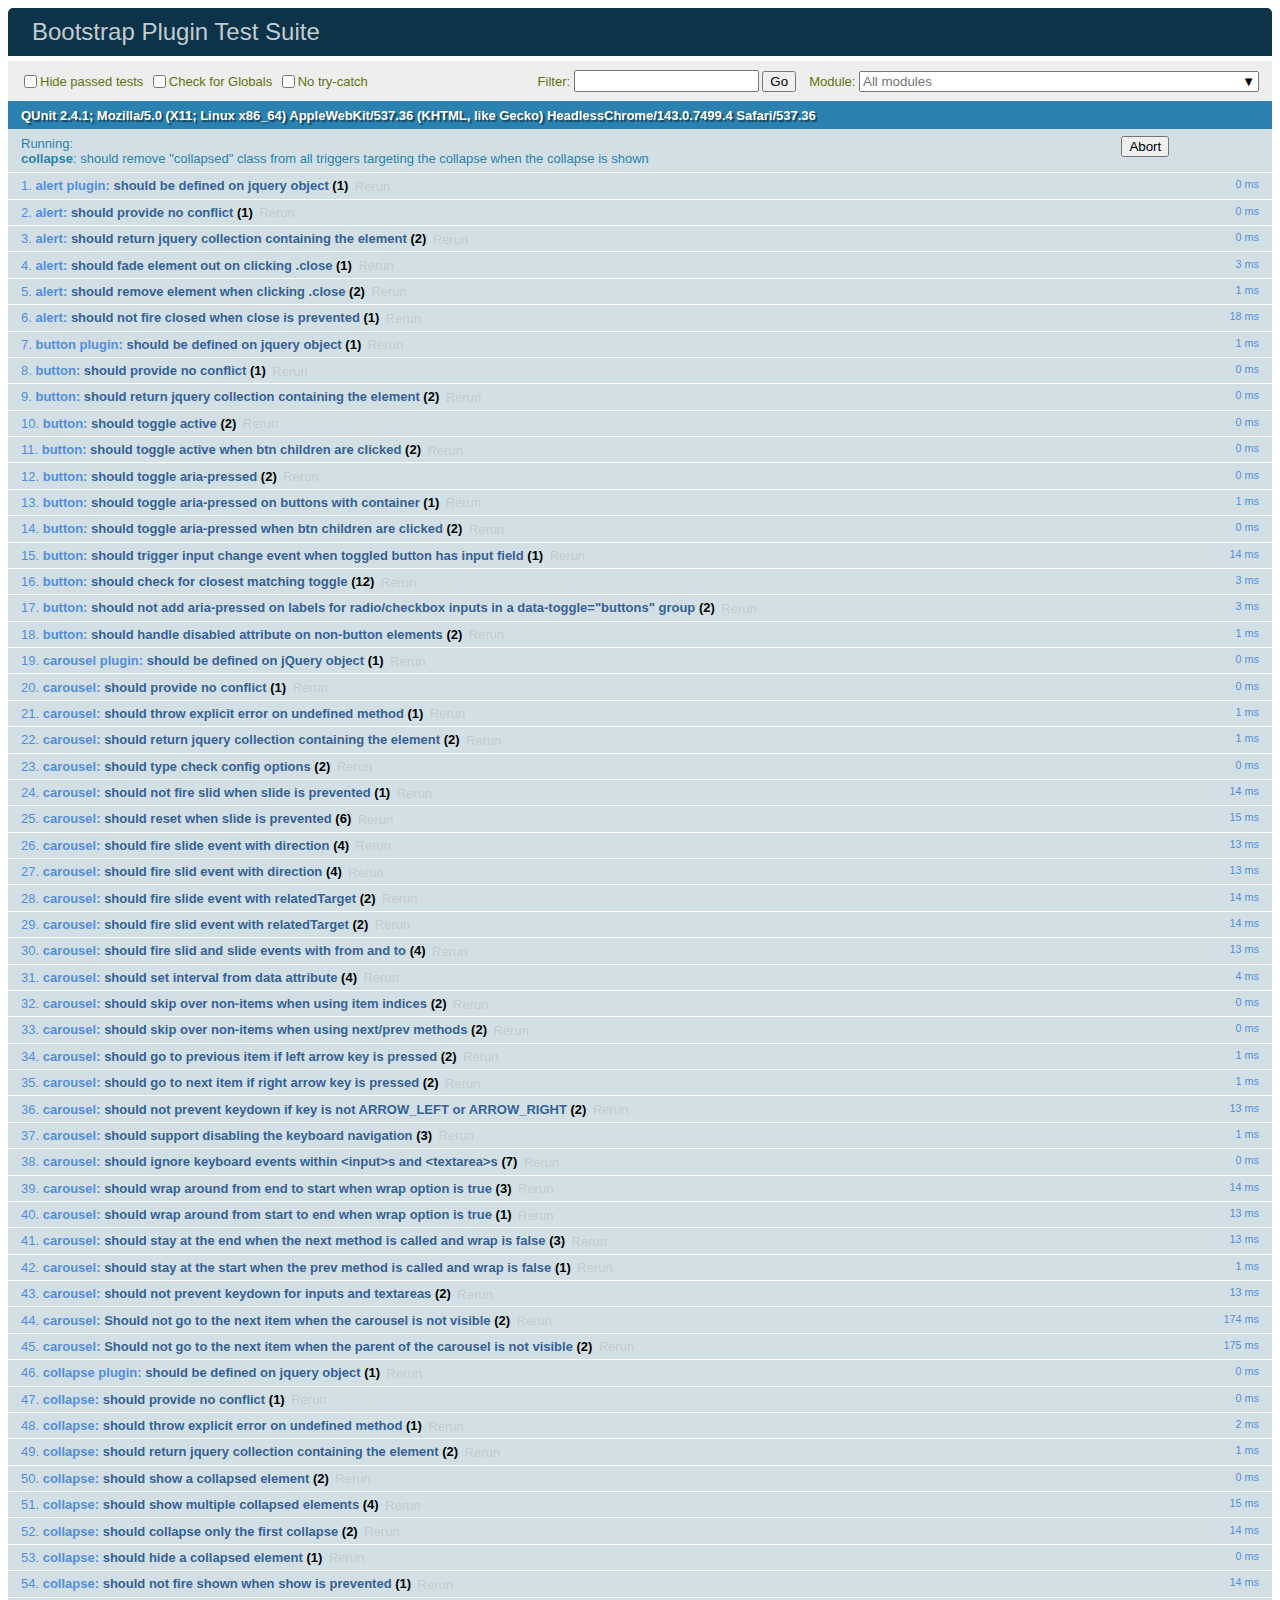
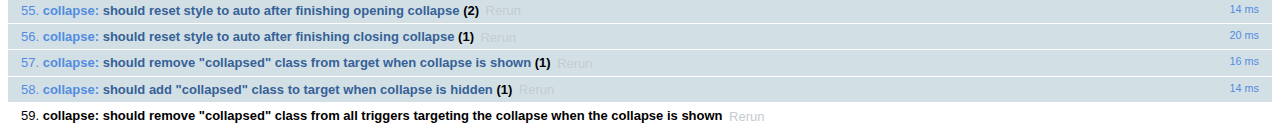
<file: Frontend/bootstrap-4.0.0/js/tests/index.html>
<!doctype html>
<html lang="en">
  <head>
    <meta charset="utf-8">
    <meta name="viewport" content="width=device-width, initial-scale=1, shrink-to-fit=no">
    <title>Bootstrap Plugin Test Suite</title>

    <!-- jQuery -->
    <script>
      (function () {
        var path = '../../assets/js/vendor/jquery-slim.min.js'
        // get jquery param from the query string.
        var jQueryVersion = location.search.match(/[?&]jquery=(.*?)(?=&|$)/)

        // If a version was specified, use that version from our vendor folder
        if (jQueryVersion) {
          path = 'vendor/jquery-' + jQueryVersion[1] + '.min.js'
        }
        document.write('<script src="' + path + '"><\/script>')
      }())
    </script>
    <script src="../../assets/js/vendor/popper.min.js"></script>

    <!-- QUnit -->
    <link rel="stylesheet" href="vendor/qunit.css" media="screen">
    <script src="vendor/qunit.js"></script>

    <script>
      // Disable jQuery event aliases to ensure we don't accidentally use any of them
      [
        'blur',
        'focus',
        'focusin',
        'focusout',
        'resize',
        'scroll',
        'click',
        'dblclick',
        'mousedown',
        'mouseup',
        'mousemove',
        'mouseover',
        'mouseout',
        'mouseenter',
        'mouseleave',
        'change',
        'select',
        'submit',
        'keydown',
        'keypress',
        'keyup',
        'contextmenu'
      ].forEach(function(eventAlias) {
        $.fn[eventAlias] = function() {
          throw new Error('Using the ".' + eventAlias + '()" method is not allowed, so that Bootstrap can be compatible with custom jQuery builds which exclude the "event aliases" module that defines said method. See https://github.com/twbs/bootstrap/blob/master/CONTRIBUTING.md#js')
        }
      })

      // Require assert.expect in each test
      QUnit.config.requireExpects = true

      // See https://github.com/axemclion/grunt-saucelabs#test-result-details-with-qunit
      var log = []
      var testName

      QUnit.done(function(testResults) {
        var tests = []
        for (var i = 0; i < log.length; i++) {
          var details = log[i]
          tests.push({
            name: details.name,
            result: details.result,
            expected: details.expected,
            actual: details.actual,
            source: details.source
          })
        }
        testResults.tests = tests

        window.global_test_results = testResults
      })

      QUnit.testStart(function(testDetails) {
        QUnit.log(function(details) {
          if (!details.result) {
            details.name = testDetails.name
            log.push(details)
          }
        })
      })

      // Display fixture on-screen on iOS to avoid false positives
      // See https://github.com/twbs/bootstrap/pull/15955
      if (/iPhone|iPad|iPod/.test(navigator.userAgent)) {
        QUnit.begin(function() {
          $('#qunit-fixture').css({ top: 0, left: 0 })
        })

        QUnit.done(function() {
          $('#qunit-fixture').css({ top: '', left: '' })
        })
      }
    </script>

    <!-- Transpiled Plugins -->
    <script src="../dist/util.js"></script>
    <script src="../dist/alert.js"></script>
    <script src="../dist/button.js"></script>
    <script src="../dist/carousel.js"></script>
    <script src="../dist/collapse.js"></script>
    <script src="../dist/dropdown.js"></script>
    <script src="../dist/modal.js"></script>
    <script src="../dist/scrollspy.js"></script>
    <script src="../dist/tab.js"></script>
    <script src="../dist/tooltip.js"></script>
    <script src="../dist/popover.js"></script>

    <!-- Unit Tests -->
    <script src="unit/alert.js"></script>
    <script src="unit/button.js"></script>
    <script src="unit/carousel.js"></script>
    <script src="unit/collapse.js"></script>
    <script src="unit/dropdown.js"></script>
    <script src="unit/modal.js"></script>
    <script src="unit/scrollspy.js"></script>
    <script src="unit/tab.js"></script>
    <script src="unit/tooltip.js"></script>
    <script src="unit/popover.js"></script>
    <script src="unit/util.js"></script>
  </head>
  <body>
    <div id="qunit-container">
      <div id="qunit"></div>
      <div id="qunit-fixture"></div>
    </div>
  </body>
</html>
</file>
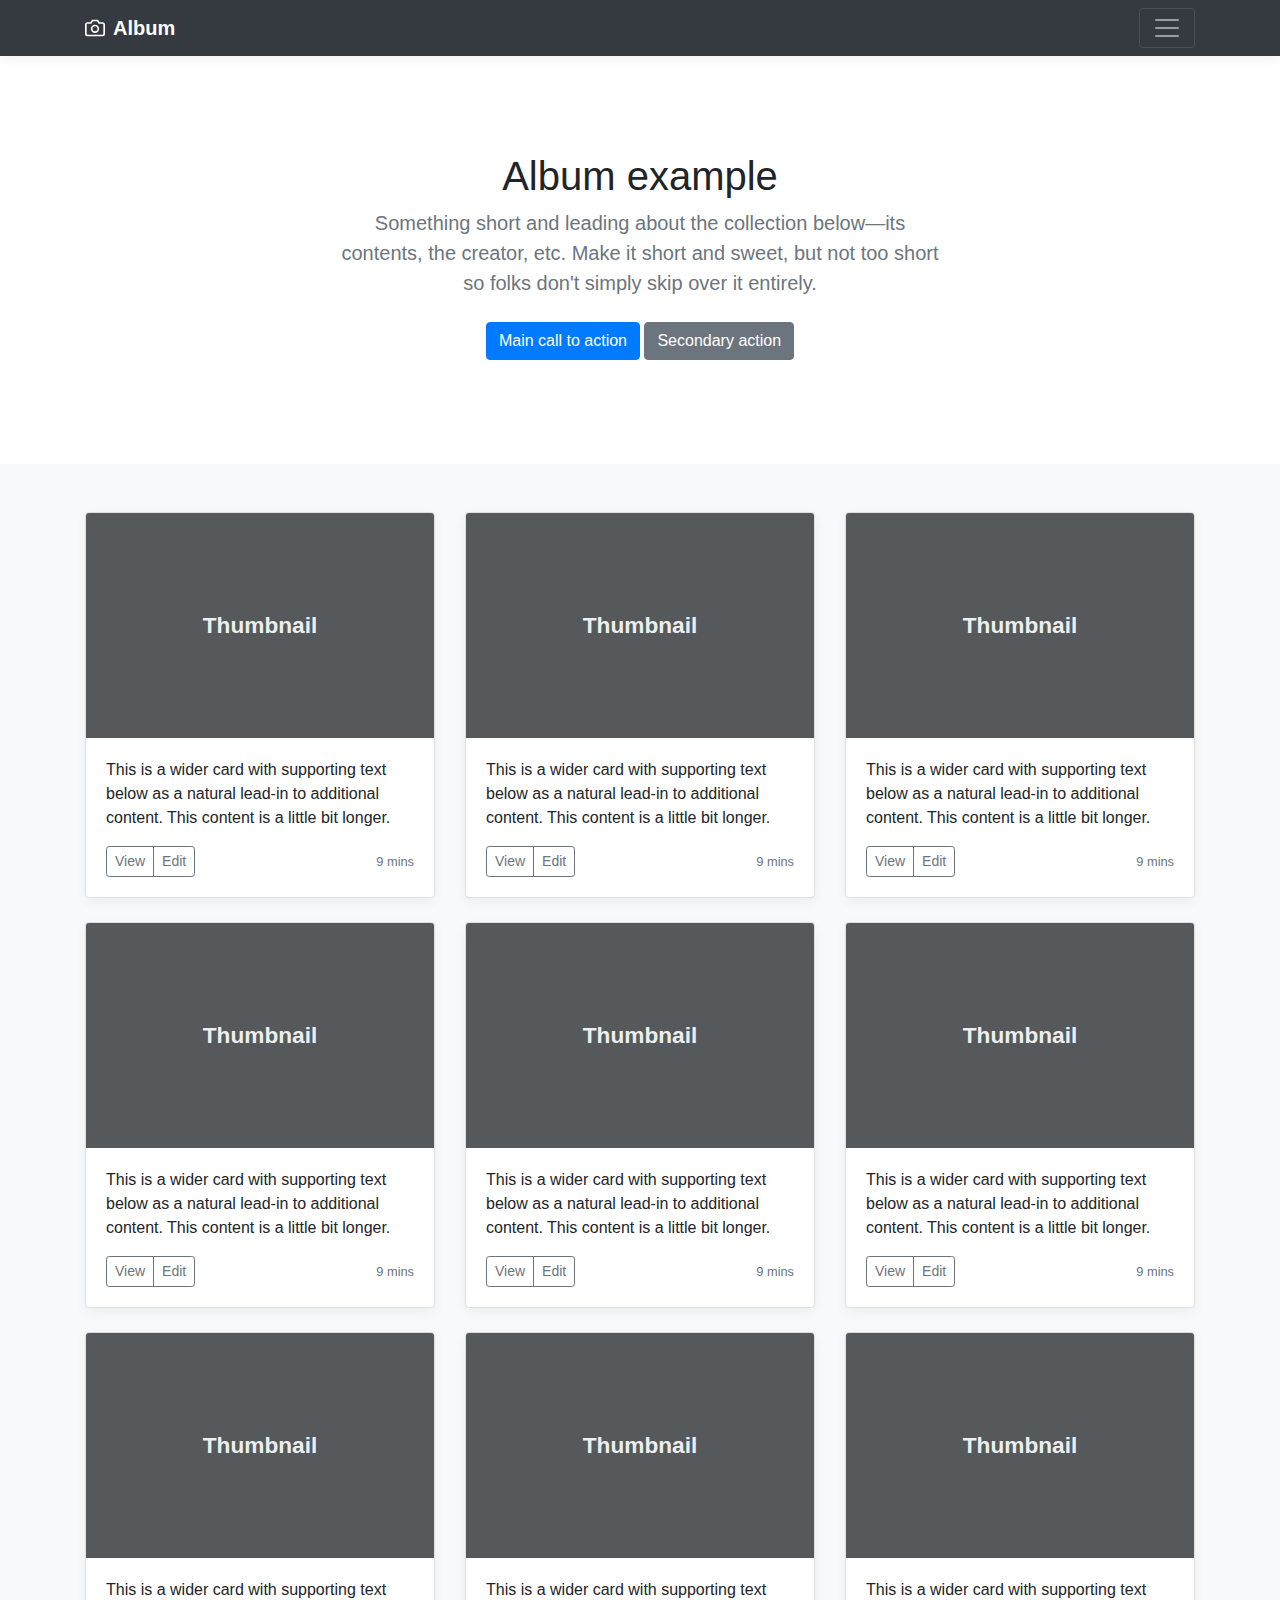
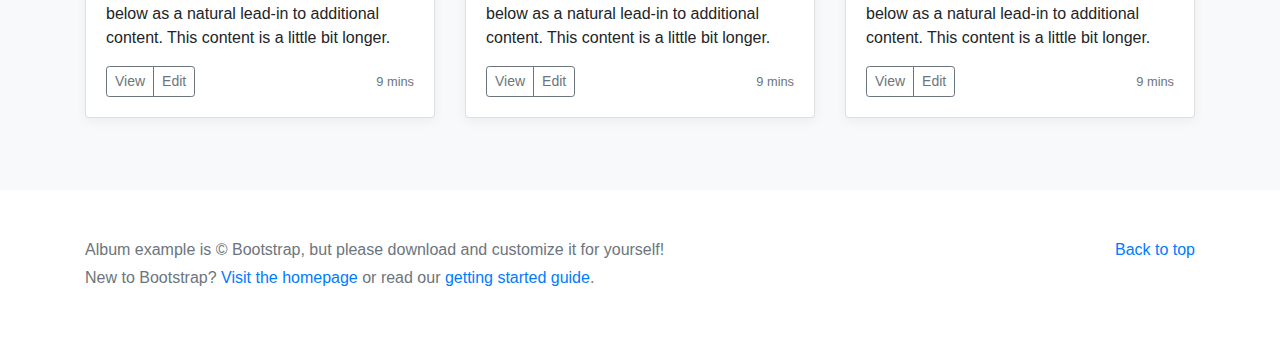
<file: Frontend/bootstrap-4.0.0/docs/4.0/examples/album/index.html>
<!doctype html>
<html lang="en">
  <head>
    <meta charset="utf-8">
    <meta name="viewport" content="width=device-width, initial-scale=1, shrink-to-fit=no">
    <meta name="description" content="">
    <meta name="author" content="">
    <link rel="icon" href="../../../../favicon.ico">

    <title>Album example for Bootstrap</title>

    <!-- Bootstrap core CSS -->
    <link href="../../../../dist/css/bootstrap.min.css" rel="stylesheet">

    <!-- Custom styles for this template -->
    <link href="album.css" rel="stylesheet">
  </head>

  <body>

    <header>
      <div class="collapse bg-dark" id="navbarHeader">
        <div class="container">
          <div class="row">
            <div class="col-sm-8 col-md-7 py-4">
              <h4 class="text-white">About</h4>
              <p class="text-muted">Add some information about the album below, the author, or any other background context. Make it a few sentences long so folks can pick up some informative tidbits. Then, link them off to some social networking sites or contact information.</p>
            </div>
            <div class="col-sm-4 offset-md-1 py-4">
              <h4 class="text-white">Contact</h4>
              <ul class="list-unstyled">
                <li><a href="#" class="text-white">Follow on Twitter</a></li>
                <li><a href="#" class="text-white">Like on Facebook</a></li>
                <li><a href="#" class="text-white">Email me</a></li>
              </ul>
            </div>
          </div>
        </div>
      </div>
      <div class="navbar navbar-dark bg-dark box-shadow">
        <div class="container d-flex justify-content-between">
          <a href="#" class="navbar-brand d-flex align-items-center">
            <svg xmlns="http://www.w3.org/2000/svg" width="20" height="20" viewBox="0 0 24 24" fill="none" stroke="currentColor" stroke-width="2" stroke-linecap="round" stroke-linejoin="round" class="mr-2"><path d="M23 19a2 2 0 0 1-2 2H3a2 2 0 0 1-2-2V8a2 2 0 0 1 2-2h4l2-3h6l2 3h4a2 2 0 0 1 2 2z"></path><circle cx="12" cy="13" r="4"></circle></svg>
            <strong>Album</strong>
          </a>
          <button class="navbar-toggler" type="button" data-toggle="collapse" data-target="#navbarHeader" aria-controls="navbarHeader" aria-expanded="false" aria-label="Toggle navigation">
            <span class="navbar-toggler-icon"></span>
          </button>
        </div>
      </div>
    </header>

    <main role="main">

      <section class="jumbotron text-center">
        <div class="container">
          <h1 class="jumbotron-heading">Album example</h1>
          <p class="lead text-muted">Something short and leading about the collection below—its contents, the creator, etc. Make it short and sweet, but not too short so folks don't simply skip over it entirely.</p>
          <p>
            <a href="#" class="btn btn-primary my-2">Main call to action</a>
            <a href="#" class="btn btn-secondary my-2">Secondary action</a>
          </p>
        </div>
      </section>

      <div class="album py-5 bg-light">
        <div class="container">

          <div class="row">
            <div class="col-md-4">
              <div class="card mb-4 box-shadow">
                <img class="card-img-top" data-src="holder.js/100px225?theme=thumb&bg=55595c&fg=eceeef&text=Thumbnail" alt="Card image cap">
                <div class="card-body">
                  <p class="card-text">This is a wider card with supporting text below as a natural lead-in to additional content. This content is a little bit longer.</p>
                  <div class="d-flex justify-content-between align-items-center">
                    <div class="btn-group">
                      <button type="button" class="btn btn-sm btn-outline-secondary">View</button>
                      <button type="button" class="btn btn-sm btn-outline-secondary">Edit</button>
                    </div>
                    <small class="text-muted">9 mins</small>
                  </div>
                </div>
              </div>
            </div>
            <div class="col-md-4">
              <div class="card mb-4 box-shadow">
                <img class="card-img-top" data-src="holder.js/100px225?theme=thumb&bg=55595c&fg=eceeef&text=Thumbnail" alt="Card image cap">
                <div class="card-body">
                  <p class="card-text">This is a wider card with supporting text below as a natural lead-in to additional content. This content is a little bit longer.</p>
                  <div class="d-flex justify-content-between align-items-center">
                    <div class="btn-group">
                      <button type="button" class="btn btn-sm btn-outline-secondary">View</button>
                      <button type="button" class="btn btn-sm btn-outline-secondary">Edit</button>
                    </div>
                    <small class="text-muted">9 mins</small>
                  </div>
                </div>
              </div>
            </div>
            <div class="col-md-4">
              <div class="card mb-4 box-shadow">
                <img class="card-img-top" data-src="holder.js/100px225?theme=thumb&bg=55595c&fg=eceeef&text=Thumbnail" alt="Card image cap">
                <div class="card-body">
                  <p class="card-text">This is a wider card with supporting text below as a natural lead-in to additional content. This content is a little bit longer.</p>
                  <div class="d-flex justify-content-between align-items-center">
                    <div class="btn-group">
                      <button type="button" class="btn btn-sm btn-outline-secondary">View</button>
                      <button type="button" class="btn btn-sm btn-outline-secondary">Edit</button>
                    </div>
                    <small class="text-muted">9 mins</small>
                  </div>
                </div>
              </div>
            </div>

            <div class="col-md-4">
              <div class="card mb-4 box-shadow">
                <img class="card-img-top" data-src="holder.js/100px225?theme=thumb&bg=55595c&fg=eceeef&text=Thumbnail" alt="Card image cap">
                <div class="card-body">
                  <p class="card-text">This is a wider card with supporting text below as a natural lead-in to additional content. This content is a little bit longer.</p>
                  <div class="d-flex justify-content-between align-items-center">
                    <div class="btn-group">
                      <button type="button" class="btn btn-sm btn-outline-secondary">View</button>
                      <button type="button" class="btn btn-sm btn-outline-secondary">Edit</button>
                    </div>
                    <small class="text-muted">9 mins</small>
                  </div>
                </div>
              </div>
            </div>
            <div class="col-md-4">
              <div class="card mb-4 box-shadow">
                <img class="card-img-top" data-src="holder.js/100px225?theme=thumb&bg=55595c&fg=eceeef&text=Thumbnail" alt="Card image cap">
                <div class="card-body">
                  <p class="card-text">This is a wider card with supporting text below as a natural lead-in to additional content. This content is a little bit longer.</p>
                  <div class="d-flex justify-content-between align-items-center">
                    <div class="btn-group">
                      <button type="button" class="btn btn-sm btn-outline-secondary">View</button>
                      <button type="button" class="btn btn-sm btn-outline-secondary">Edit</button>
                    </div>
                    <small class="text-muted">9 mins</small>
                  </div>
                </div>
              </div>
            </div>
            <div class="col-md-4">
              <div class="card mb-4 box-shadow">
                <img class="card-img-top" data-src="holder.js/100px225?theme=thumb&bg=55595c&fg=eceeef&text=Thumbnail" alt="Card image cap">
                <div class="card-body">
                  <p class="card-text">This is a wider card with supporting text below as a natural lead-in to additional content. This content is a little bit longer.</p>
                  <div class="d-flex justify-content-between align-items-center">
                    <div class="btn-group">
                      <button type="button" class="btn btn-sm btn-outline-secondary">View</button>
                      <button type="button" class="btn btn-sm btn-outline-secondary">Edit</button>
                    </div>
                    <small class="text-muted">9 mins</small>
                  </div>
                </div>
              </div>
            </div>

            <div class="col-md-4">
              <div class="card mb-4 box-shadow">
                <img class="card-img-top" data-src="holder.js/100px225?theme=thumb&bg=55595c&fg=eceeef&text=Thumbnail" alt="Card image cap">
                <div class="card-body">
                  <p class="card-text">This is a wider card with supporting text below as a natural lead-in to additional content. This content is a little bit longer.</p>
                  <div class="d-flex justify-content-between align-items-center">
                    <div class="btn-group">
                      <button type="button" class="btn btn-sm btn-outline-secondary">View</button>
                      <button type="button" class="btn btn-sm btn-outline-secondary">Edit</button>
                    </div>
                    <small class="text-muted">9 mins</small>
                  </div>
                </div>
              </div>
            </div>
            <div class="col-md-4">
              <div class="card mb-4 box-shadow">
                <img class="card-img-top" data-src="holder.js/100px225?theme=thumb&bg=55595c&fg=eceeef&text=Thumbnail" alt="Card image cap">
                <div class="card-body">
                  <p class="card-text">This is a wider card with supporting text below as a natural lead-in to additional content. This content is a little bit longer.</p>
                  <div class="d-flex justify-content-between align-items-center">
                    <div class="btn-group">
                      <button type="button" class="btn btn-sm btn-outline-secondary">View</button>
                      <button type="button" class="btn btn-sm btn-outline-secondary">Edit</button>
                    </div>
                    <small class="text-muted">9 mins</small>
                  </div>
                </div>
              </div>
            </div>
            <div class="col-md-4">
              <div class="card mb-4 box-shadow">
                <img class="card-img-top" data-src="holder.js/100px225?theme=thumb&bg=55595c&fg=eceeef&text=Thumbnail" alt="Card image cap">
                <div class="card-body">
                  <p class="card-text">This is a wider card with supporting text below as a natural lead-in to additional content. This content is a little bit longer.</p>
                  <div class="d-flex justify-content-between align-items-center">
                    <div class="btn-group">
                      <button type="button" class="btn btn-sm btn-outline-secondary">View</button>
                      <button type="button" class="btn btn-sm btn-outline-secondary">Edit</button>
                    </div>
                    <small class="text-muted">9 mins</small>
                  </div>
                </div>
              </div>
            </div>
          </div>
        </div>
      </div>

    </main>

    <footer class="text-muted">
      <div class="container">
        <p class="float-right">
          <a href="#">Back to top</a>
        </p>
        <p>Album example is &copy; Bootstrap, but please download and customize it for yourself!</p>
        <p>New to Bootstrap? <a href="../../">Visit the homepage</a> or read our <a href="../../getting-started/">getting started guide</a>.</p>
      </div>
    </footer>

    <!-- Bootstrap core JavaScript
    ================================================== -->
    <!-- Placed at the end of the document so the pages load faster -->
    <script src="https://code.jquery.com/jquery-3.2.1.slim.min.js" integrity="sha384-KJ3o2DKtIkvYIK3UENzmM7KCkRr/rE9/Qpg6aAZGJwFDMVNA/GpGFF93hXpG5KkN" crossorigin="anonymous"></script>
    <script>window.jQuery || document.write('<script src="../../../../assets/js/vendor/jquery-slim.min.js"><\/script>')</script>
    <script src="../../../../assets/js/vendor/popper.min.js"></script>
    <script src="../../../../dist/js/bootstrap.min.js"></script>
    <script src="../../../../assets/js/vendor/holder.min.js"></script>
  </body>
</html>
</file>
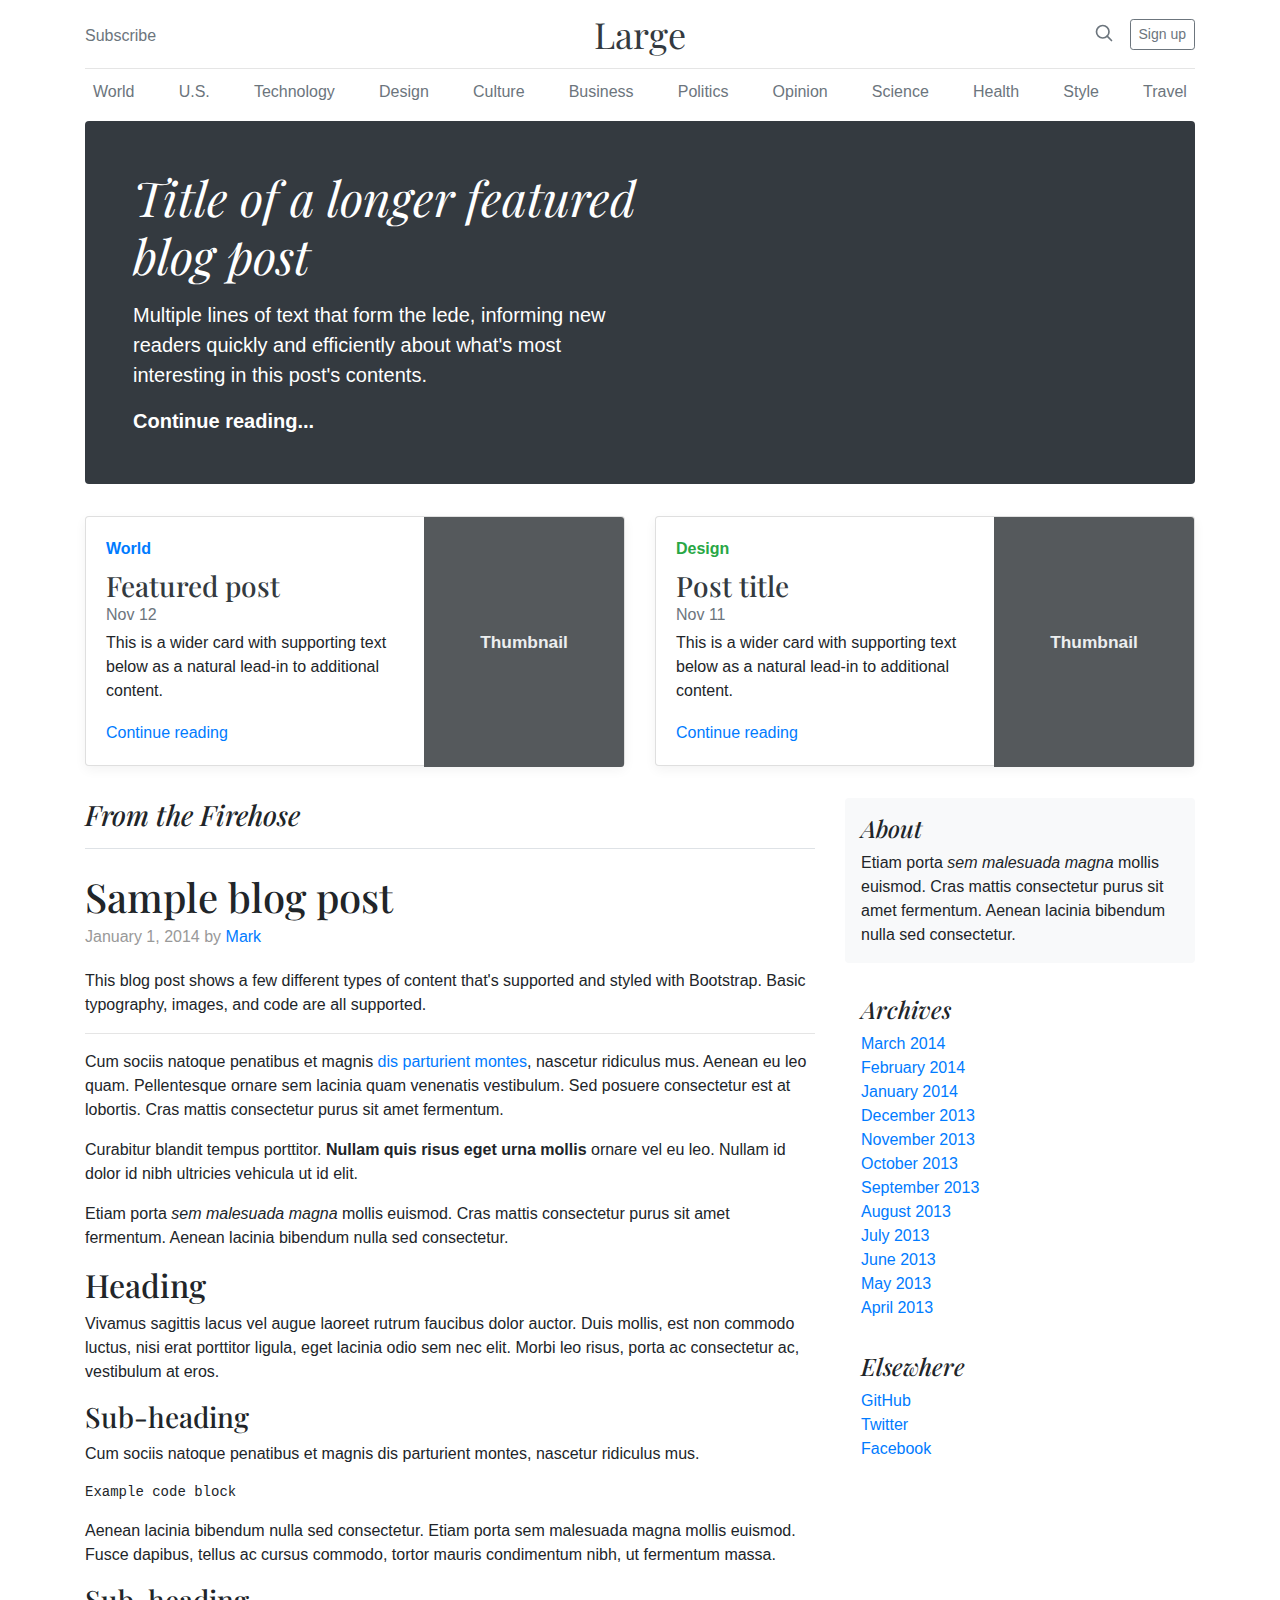
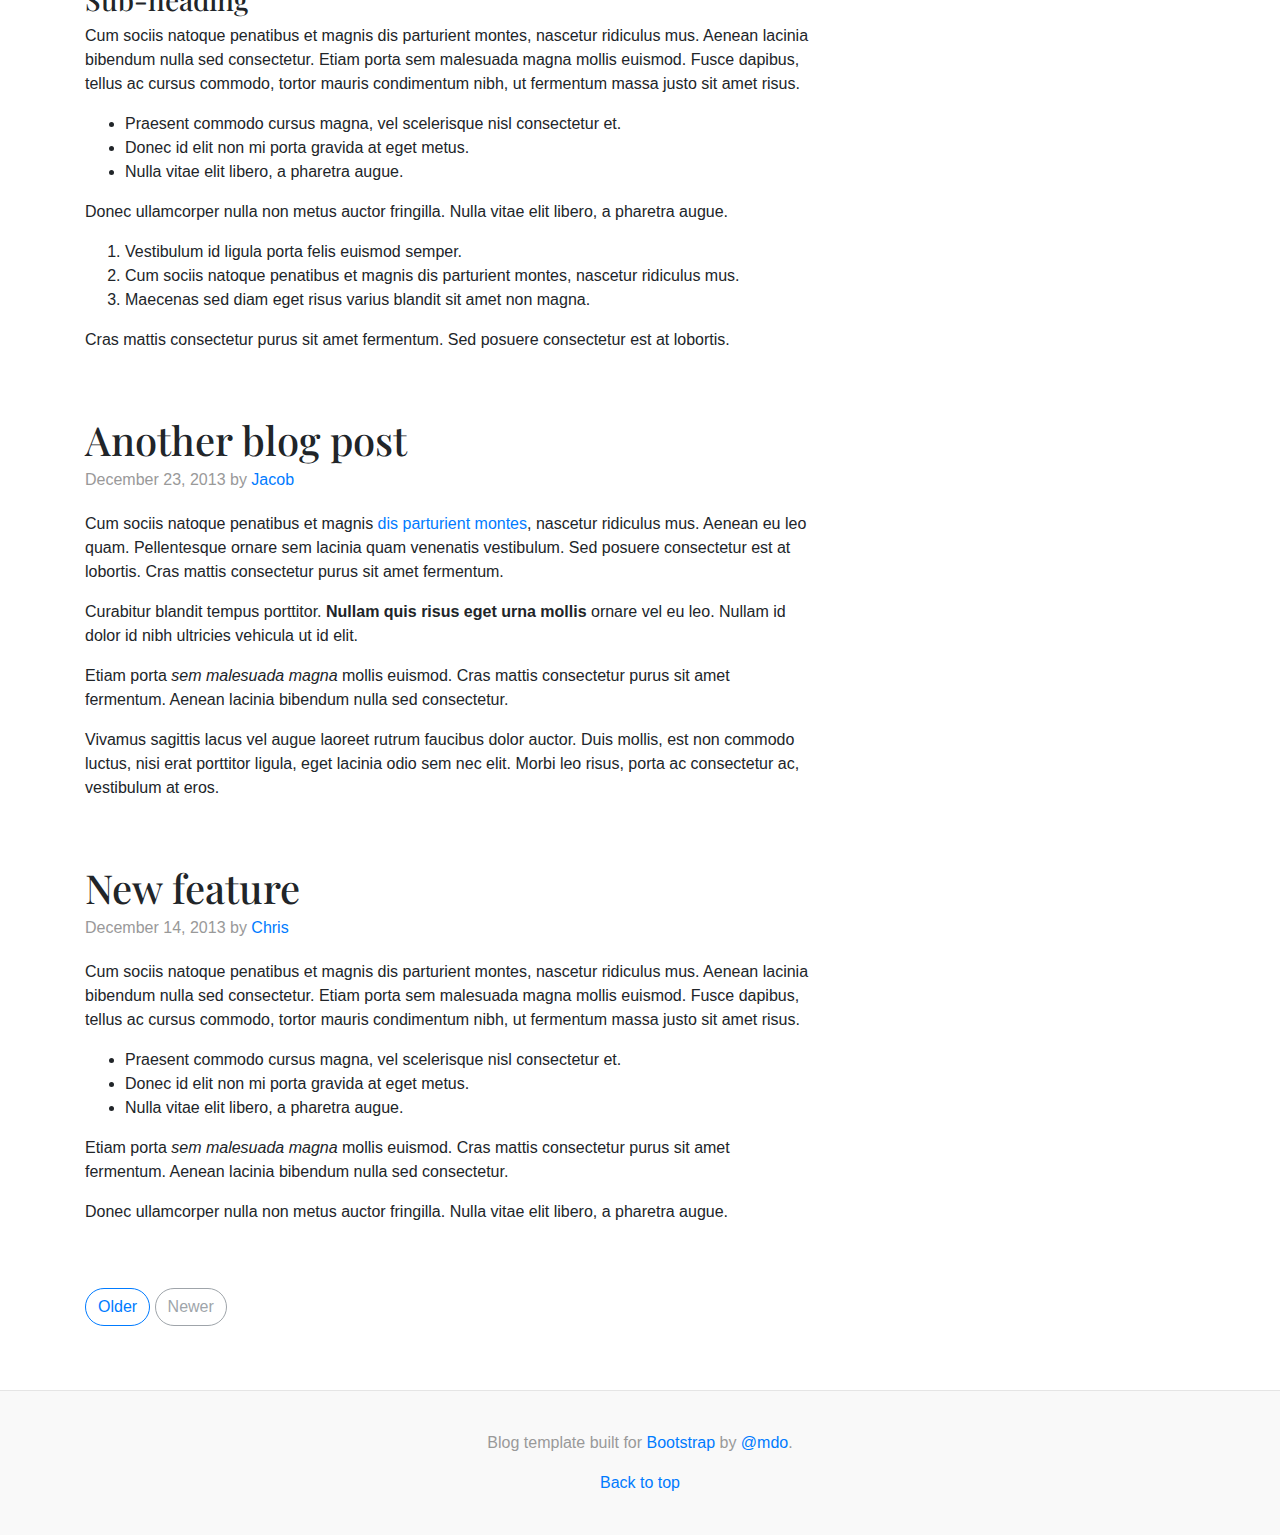
<file: Frontend/bootstrap-4.0.0/docs/4.0/examples/blog/index.html>
<!doctype html>
<html lang="en">
  <head>
    <meta charset="utf-8">
    <meta name="viewport" content="width=device-width, initial-scale=1, shrink-to-fit=no">
    <meta name="description" content="">
    <meta name="author" content="">
    <link rel="icon" href="../../../../favicon.ico">

    <title>Blog Template for Bootstrap</title>

    <!-- Bootstrap core CSS -->
    <link href="../../../../dist/css/bootstrap.min.css" rel="stylesheet">

    <!-- Custom styles for this template -->
    <link href="https://fonts.googleapis.com/css?family=Playfair+Display:700,900" rel="stylesheet">
    <link href="blog.css" rel="stylesheet">
  </head>

  <body>

    <div class="container">
      <header class="blog-header py-3">
        <div class="row flex-nowrap justify-content-between align-items-center">
          <div class="col-4 pt-1">
            <a class="text-muted" href="#">Subscribe</a>
          </div>
          <div class="col-4 text-center">
            <a class="blog-header-logo text-dark" href="#">Large</a>
          </div>
          <div class="col-4 d-flex justify-content-end align-items-center">
            <a class="text-muted" href="#">
              <svg xmlns="http://www.w3.org/2000/svg" width="20" height="20" viewBox="0 0 24 24" fill="none" stroke="currentColor" stroke-width="2" stroke-linecap="round" stroke-linejoin="round" class="mx-3"><circle cx="10.5" cy="10.5" r="7.5"></circle><line x1="21" y1="21" x2="15.8" y2="15.8"></line></svg>
            </a>
            <a class="btn btn-sm btn-outline-secondary" href="#">Sign up</a>
          </div>
        </div>
      </header>

      <div class="nav-scroller py-1 mb-2">
        <nav class="nav d-flex justify-content-between">
          <a class="p-2 text-muted" href="#">World</a>
          <a class="p-2 text-muted" href="#">U.S.</a>
          <a class="p-2 text-muted" href="#">Technology</a>
          <a class="p-2 text-muted" href="#">Design</a>
          <a class="p-2 text-muted" href="#">Culture</a>
          <a class="p-2 text-muted" href="#">Business</a>
          <a class="p-2 text-muted" href="#">Politics</a>
          <a class="p-2 text-muted" href="#">Opinion</a>
          <a class="p-2 text-muted" href="#">Science</a>
          <a class="p-2 text-muted" href="#">Health</a>
          <a class="p-2 text-muted" href="#">Style</a>
          <a class="p-2 text-muted" href="#">Travel</a>
        </nav>
      </div>

      <div class="jumbotron p-3 p-md-5 text-white rounded bg-dark">
        <div class="col-md-6 px-0">
          <h1 class="display-4 font-italic">Title of a longer featured blog post</h1>
          <p class="lead my-3">Multiple lines of text that form the lede, informing new readers quickly and efficiently about what's most interesting in this post's contents.</p>
          <p class="lead mb-0"><a href="#" class="text-white font-weight-bold">Continue reading...</a></p>
        </div>
      </div>

      <div class="row mb-2">
        <div class="col-md-6">
          <div class="card flex-md-row mb-4 box-shadow h-md-250">
            <div class="card-body d-flex flex-column align-items-start">
              <strong class="d-inline-block mb-2 text-primary">World</strong>
              <h3 class="mb-0">
                <a class="text-dark" href="#">Featured post</a>
              </h3>
              <div class="mb-1 text-muted">Nov 12</div>
              <p class="card-text mb-auto">This is a wider card with supporting text below as a natural lead-in to additional content.</p>
              <a href="#">Continue reading</a>
            </div>
            <img class="card-img-right flex-auto d-none d-md-block" data-src="holder.js/200x250?theme=thumb" alt="Card image cap">
          </div>
        </div>
        <div class="col-md-6">
          <div class="card flex-md-row mb-4 box-shadow h-md-250">
            <div class="card-body d-flex flex-column align-items-start">
              <strong class="d-inline-block mb-2 text-success">Design</strong>
              <h3 class="mb-0">
                <a class="text-dark" href="#">Post title</a>
              </h3>
              <div class="mb-1 text-muted">Nov 11</div>
              <p class="card-text mb-auto">This is a wider card with supporting text below as a natural lead-in to additional content.</p>
              <a href="#">Continue reading</a>
            </div>
            <img class="card-img-right flex-auto d-none d-md-block" data-src="holder.js/200x250?theme=thumb" alt="Card image cap">
          </div>
        </div>
      </div>
    </div>

    <main role="main" class="container">
      <div class="row">
        <div class="col-md-8 blog-main">
          <h3 class="pb-3 mb-4 font-italic border-bottom">
            From the Firehose
          </h3>

          <div class="blog-post">
            <h2 class="blog-post-title">Sample blog post</h2>
            <p class="blog-post-meta">January 1, 2014 by <a href="#">Mark</a></p>

            <p>This blog post shows a few different types of content that's supported and styled with Bootstrap. Basic typography, images, and code are all supported.</p>
            <hr>
            <p>Cum sociis natoque penatibus et magnis <a href="#">dis parturient montes</a>, nascetur ridiculus mus. Aenean eu leo quam. Pellentesque ornare sem lacinia quam venenatis vestibulum. Sed posuere consectetur est at lobortis. Cras mattis consectetur purus sit amet fermentum.</p>
            <blockquote>
              <p>Curabitur blandit tempus porttitor. <strong>Nullam quis risus eget urna mollis</strong> ornare vel eu leo. Nullam id dolor id nibh ultricies vehicula ut id elit.</p>
            </blockquote>
            <p>Etiam porta <em>sem malesuada magna</em> mollis euismod. Cras mattis consectetur purus sit amet fermentum. Aenean lacinia bibendum nulla sed consectetur.</p>
            <h2>Heading</h2>
            <p>Vivamus sagittis lacus vel augue laoreet rutrum faucibus dolor auctor. Duis mollis, est non commodo luctus, nisi erat porttitor ligula, eget lacinia odio sem nec elit. Morbi leo risus, porta ac consectetur ac, vestibulum at eros.</p>
            <h3>Sub-heading</h3>
            <p>Cum sociis natoque penatibus et magnis dis parturient montes, nascetur ridiculus mus.</p>
            <pre><code>Example code block</code></pre>
            <p>Aenean lacinia bibendum nulla sed consectetur. Etiam porta sem malesuada magna mollis euismod. Fusce dapibus, tellus ac cursus commodo, tortor mauris condimentum nibh, ut fermentum massa.</p>
            <h3>Sub-heading</h3>
            <p>Cum sociis natoque penatibus et magnis dis parturient montes, nascetur ridiculus mus. Aenean lacinia bibendum nulla sed consectetur. Etiam porta sem malesuada magna mollis euismod. Fusce dapibus, tellus ac cursus commodo, tortor mauris condimentum nibh, ut fermentum massa justo sit amet risus.</p>
            <ul>
              <li>Praesent commodo cursus magna, vel scelerisque nisl consectetur et.</li>
              <li>Donec id elit non mi porta gravida at eget metus.</li>
              <li>Nulla vitae elit libero, a pharetra augue.</li>
            </ul>
            <p>Donec ullamcorper nulla non metus auctor fringilla. Nulla vitae elit libero, a pharetra augue.</p>
            <ol>
              <li>Vestibulum id ligula porta felis euismod semper.</li>
              <li>Cum sociis natoque penatibus et magnis dis parturient montes, nascetur ridiculus mus.</li>
              <li>Maecenas sed diam eget risus varius blandit sit amet non magna.</li>
            </ol>
            <p>Cras mattis consectetur purus sit amet fermentum. Sed posuere consectetur est at lobortis.</p>
          </div><!-- /.blog-post -->

          <div class="blog-post">
            <h2 class="blog-post-title">Another blog post</h2>
            <p class="blog-post-meta">December 23, 2013 by <a href="#">Jacob</a></p>

            <p>Cum sociis natoque penatibus et magnis <a href="#">dis parturient montes</a>, nascetur ridiculus mus. Aenean eu leo quam. Pellentesque ornare sem lacinia quam venenatis vestibulum. Sed posuere consectetur est at lobortis. Cras mattis consectetur purus sit amet fermentum.</p>
            <blockquote>
              <p>Curabitur blandit tempus porttitor. <strong>Nullam quis risus eget urna mollis</strong> ornare vel eu leo. Nullam id dolor id nibh ultricies vehicula ut id elit.</p>
            </blockquote>
            <p>Etiam porta <em>sem malesuada magna</em> mollis euismod. Cras mattis consectetur purus sit amet fermentum. Aenean lacinia bibendum nulla sed consectetur.</p>
            <p>Vivamus sagittis lacus vel augue laoreet rutrum faucibus dolor auctor. Duis mollis, est non commodo luctus, nisi erat porttitor ligula, eget lacinia odio sem nec elit. Morbi leo risus, porta ac consectetur ac, vestibulum at eros.</p>
          </div><!-- /.blog-post -->

          <div class="blog-post">
            <h2 class="blog-post-title">New feature</h2>
            <p class="blog-post-meta">December 14, 2013 by <a href="#">Chris</a></p>

            <p>Cum sociis natoque penatibus et magnis dis parturient montes, nascetur ridiculus mus. Aenean lacinia bibendum nulla sed consectetur. Etiam porta sem malesuada magna mollis euismod. Fusce dapibus, tellus ac cursus commodo, tortor mauris condimentum nibh, ut fermentum massa justo sit amet risus.</p>
            <ul>
              <li>Praesent commodo cursus magna, vel scelerisque nisl consectetur et.</li>
              <li>Donec id elit non mi porta gravida at eget metus.</li>
              <li>Nulla vitae elit libero, a pharetra augue.</li>
            </ul>
            <p>Etiam porta <em>sem malesuada magna</em> mollis euismod. Cras mattis consectetur purus sit amet fermentum. Aenean lacinia bibendum nulla sed consectetur.</p>
            <p>Donec ullamcorper nulla non metus auctor fringilla. Nulla vitae elit libero, a pharetra augue.</p>
          </div><!-- /.blog-post -->

          <nav class="blog-pagination">
            <a class="btn btn-outline-primary" href="#">Older</a>
            <a class="btn btn-outline-secondary disabled" href="#">Newer</a>
          </nav>

        </div><!-- /.blog-main -->

        <aside class="col-md-4 blog-sidebar">
          <div class="p-3 mb-3 bg-light rounded">
            <h4 class="font-italic">About</h4>
            <p class="mb-0">Etiam porta <em>sem malesuada magna</em> mollis euismod. Cras mattis consectetur purus sit amet fermentum. Aenean lacinia bibendum nulla sed consectetur.</p>
          </div>

          <div class="p-3">
            <h4 class="font-italic">Archives</h4>
            <ol class="list-unstyled mb-0">
              <li><a href="#">March 2014</a></li>
              <li><a href="#">February 2014</a></li>
              <li><a href="#">January 2014</a></li>
              <li><a href="#">December 2013</a></li>
              <li><a href="#">November 2013</a></li>
              <li><a href="#">October 2013</a></li>
              <li><a href="#">September 2013</a></li>
              <li><a href="#">August 2013</a></li>
              <li><a href="#">July 2013</a></li>
              <li><a href="#">June 2013</a></li>
              <li><a href="#">May 2013</a></li>
              <li><a href="#">April 2013</a></li>
            </ol>
          </div>

          <div class="p-3">
            <h4 class="font-italic">Elsewhere</h4>
            <ol class="list-unstyled">
              <li><a href="#">GitHub</a></li>
              <li><a href="#">Twitter</a></li>
              <li><a href="#">Facebook</a></li>
            </ol>
          </div>
        </aside><!-- /.blog-sidebar -->

      </div><!-- /.row -->

    </main><!-- /.container -->

    <footer class="blog-footer">
      <p>Blog template built for <a href="https://getbootstrap.com/">Bootstrap</a> by <a href="https://twitter.com/mdo">@mdo</a>.</p>
      <p>
        <a href="#">Back to top</a>
      </p>
    </footer>

    <!-- Bootstrap core JavaScript
    ================================================== -->
    <!-- Placed at the end of the document so the pages load faster -->
    <script src="https://code.jquery.com/jquery-3.2.1.slim.min.js" integrity="sha384-KJ3o2DKtIkvYIK3UENzmM7KCkRr/rE9/Qpg6aAZGJwFDMVNA/GpGFF93hXpG5KkN" crossorigin="anonymous"></script>
    <script>window.jQuery || document.write('<script src="../../../../assets/js/vendor/jquery-slim.min.js"><\/script>')</script>
    <script src="../../../../assets/js/vendor/popper.min.js"></script>
    <script src="../../../../dist/js/bootstrap.min.js"></script>
    <script src="../../../../assets/js/vendor/holder.min.js"></script>
    <script>
      Holder.addTheme('thumb', {
        bg: '#55595c',
        fg: '#eceeef',
        text: 'Thumbnail'
      });
    </script>
  </body>
</html>
</file>
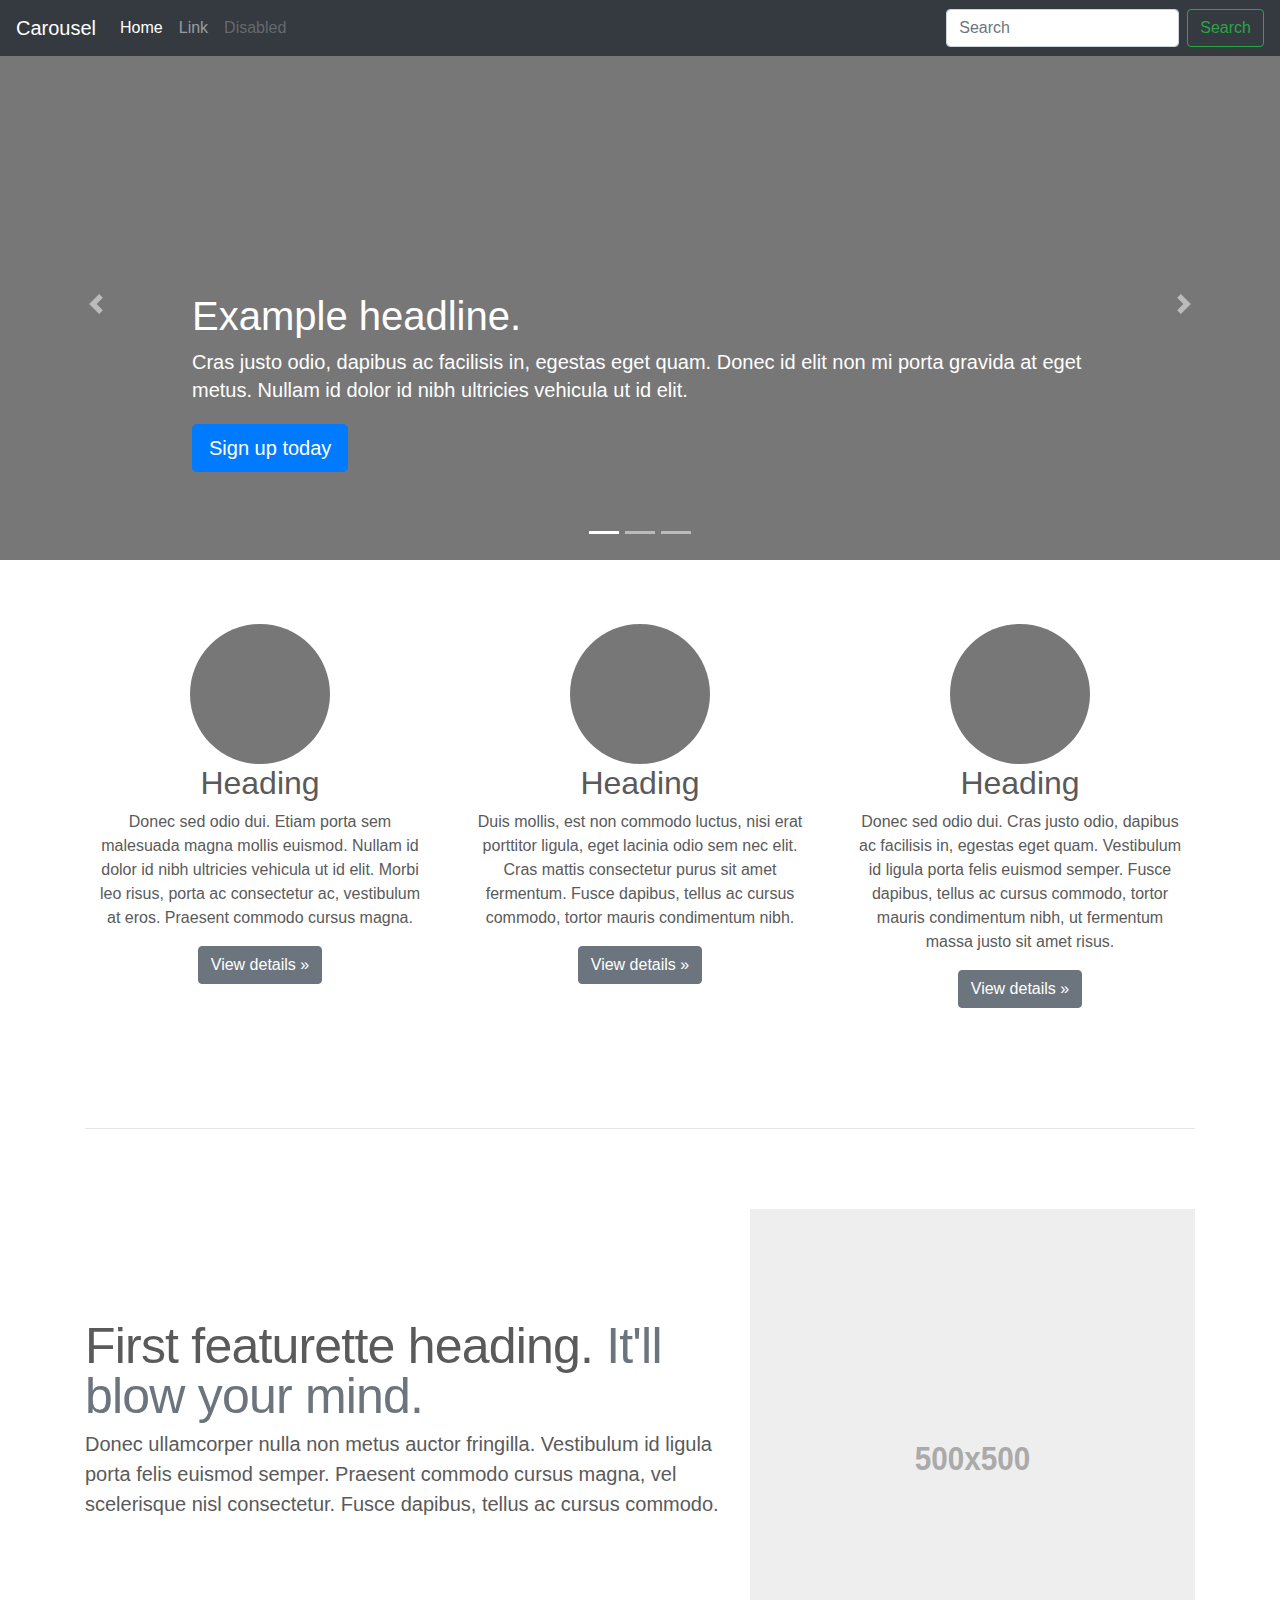
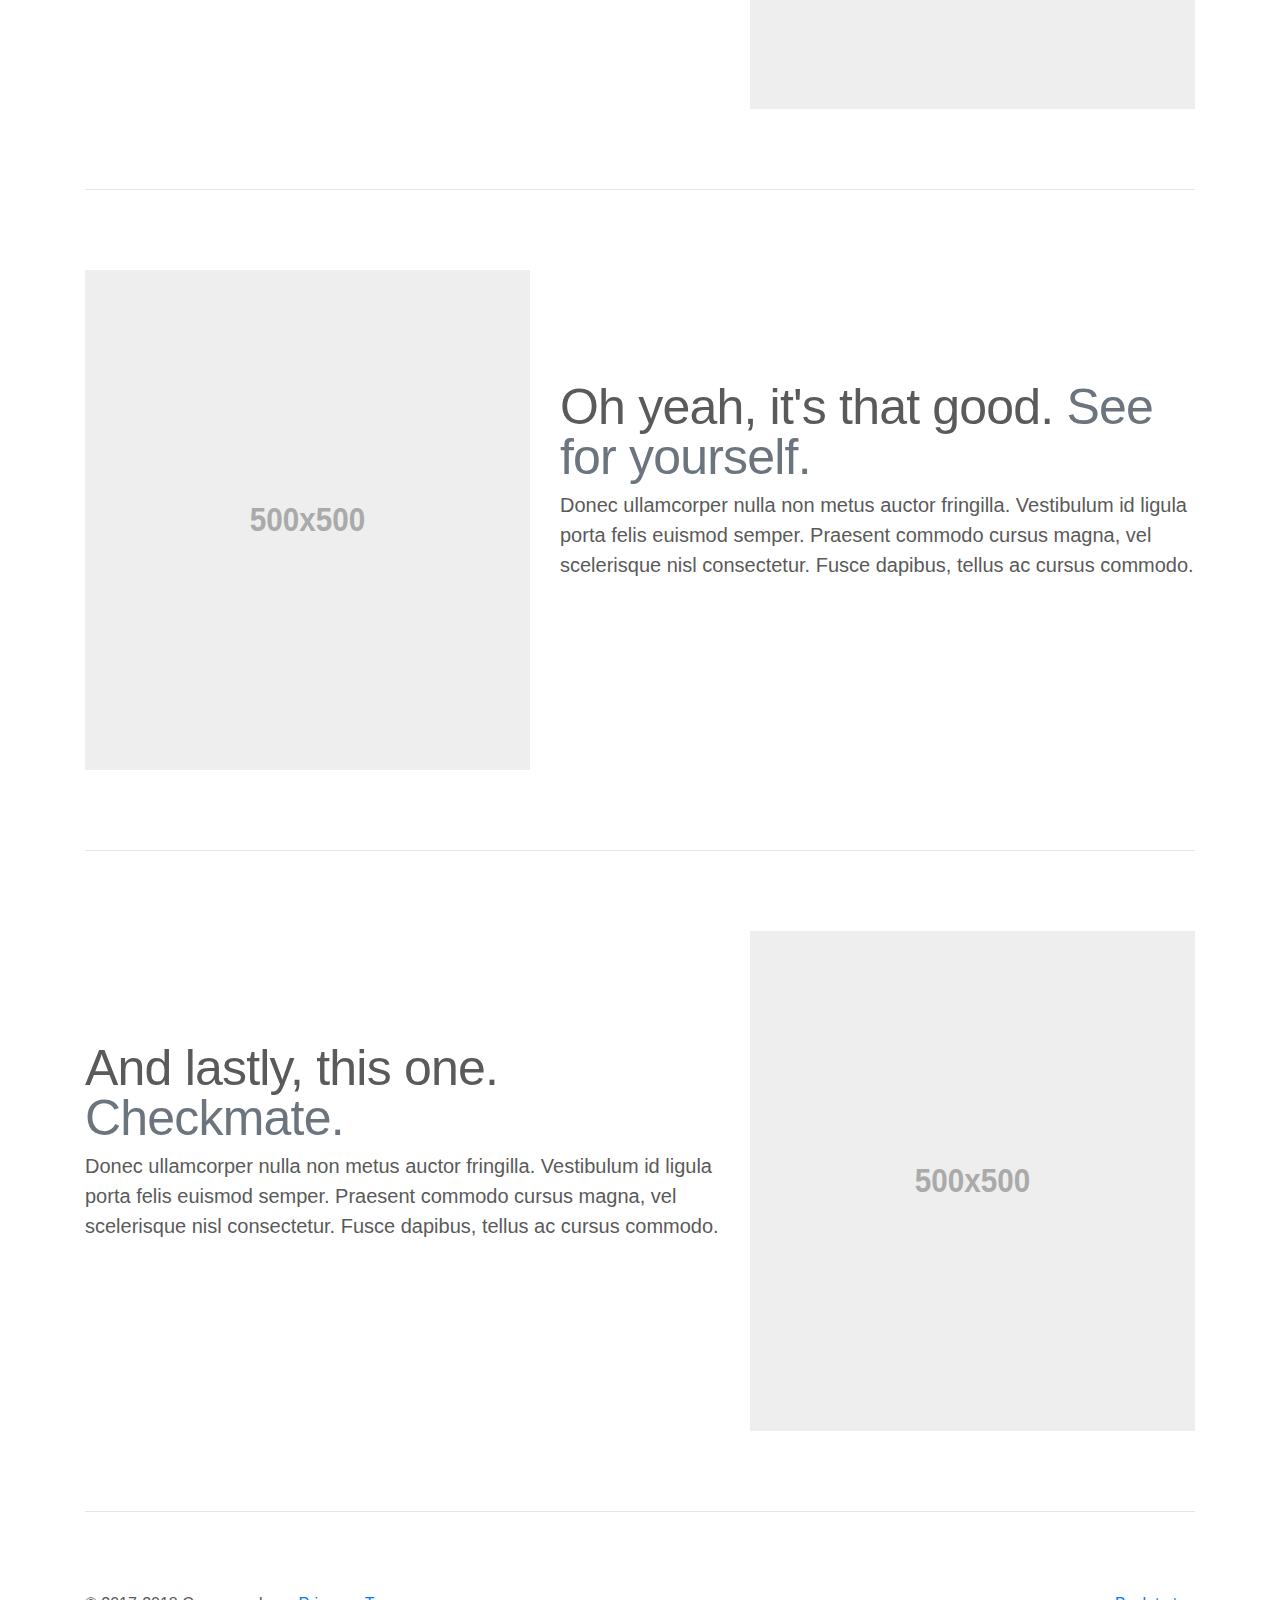
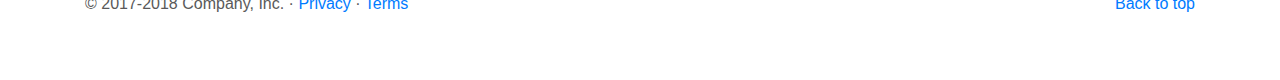
<file: Frontend/bootstrap-4.0.0/docs/4.0/examples/carousel/index.html>
<!doctype html>
<html lang="en">
  <head>
    <meta charset="utf-8">
    <meta name="viewport" content="width=device-width, initial-scale=1, shrink-to-fit=no">
    <meta name="description" content="">
    <meta name="author" content="">
    <link rel="icon" href="../../../../favicon.ico">

    <title>Carousel Template for Bootstrap</title>

    <!-- Bootstrap core CSS -->
    <link href="../../../../dist/css/bootstrap.min.css" rel="stylesheet">

    <!-- Custom styles for this template -->
    <link href="carousel.css" rel="stylesheet">
  </head>
  <body>

    <header>
      <nav class="navbar navbar-expand-md navbar-dark fixed-top bg-dark">
        <a class="navbar-brand" href="#">Carousel</a>
        <button class="navbar-toggler" type="button" data-toggle="collapse" data-target="#navbarCollapse" aria-controls="navbarCollapse" aria-expanded="false" aria-label="Toggle navigation">
          <span class="navbar-toggler-icon"></span>
        </button>
        <div class="collapse navbar-collapse" id="navbarCollapse">
          <ul class="navbar-nav mr-auto">
            <li class="nav-item active">
              <a class="nav-link" href="#">Home <span class="sr-only">(current)</span></a>
            </li>
            <li class="nav-item">
              <a class="nav-link" href="#">Link</a>
            </li>
            <li class="nav-item">
              <a class="nav-link disabled" href="#">Disabled</a>
            </li>
          </ul>
          <form class="form-inline mt-2 mt-md-0">
            <input class="form-control mr-sm-2" type="text" placeholder="Search" aria-label="Search">
            <button class="btn btn-outline-success my-2 my-sm-0" type="submit">Search</button>
          </form>
        </div>
      </nav>
    </header>

    <main role="main">

      <div id="myCarousel" class="carousel slide" data-ride="carousel">
        <ol class="carousel-indicators">
          <li data-target="#myCarousel" data-slide-to="0" class="active"></li>
          <li data-target="#myCarousel" data-slide-to="1"></li>
          <li data-target="#myCarousel" data-slide-to="2"></li>
        </ol>
        <div class="carousel-inner">
          <div class="carousel-item active">
            <img class="first-slide" src="[data-uri]" alt="First slide">
            <div class="container">
              <div class="carousel-caption text-left">
                <h1>Example headline.</h1>
                <p>Cras justo odio, dapibus ac facilisis in, egestas eget quam. Donec id elit non mi porta gravida at eget metus. Nullam id dolor id nibh ultricies vehicula ut id elit.</p>
                <p><a class="btn btn-lg btn-primary" href="#" role="button">Sign up today</a></p>
              </div>
            </div>
          </div>
          <div class="carousel-item">
            <img class="second-slide" src="[data-uri]" alt="Second slide">
            <div class="container">
              <div class="carousel-caption">
                <h1>Another example headline.</h1>
                <p>Cras justo odio, dapibus ac facilisis in, egestas eget quam. Donec id elit non mi porta gravida at eget metus. Nullam id dolor id nibh ultricies vehicula ut id elit.</p>
                <p><a class="btn btn-lg btn-primary" href="#" role="button">Learn more</a></p>
              </div>
            </div>
          </div>
          <div class="carousel-item">
            <img class="third-slide" src="[data-uri]" alt="Third slide">
            <div class="container">
              <div class="carousel-caption text-right">
                <h1>One more for good measure.</h1>
                <p>Cras justo odio, dapibus ac facilisis in, egestas eget quam. Donec id elit non mi porta gravida at eget metus. Nullam id dolor id nibh ultricies vehicula ut id elit.</p>
                <p><a class="btn btn-lg btn-primary" href="#" role="button">Browse gallery</a></p>
              </div>
            </div>
          </div>
        </div>
        <a class="carousel-control-prev" href="#myCarousel" role="button" data-slide="prev">
          <span class="carousel-control-prev-icon" aria-hidden="true"></span>
          <span class="sr-only">Previous</span>
        </a>
        <a class="carousel-control-next" href="#myCarousel" role="button" data-slide="next">
          <span class="carousel-control-next-icon" aria-hidden="true"></span>
          <span class="sr-only">Next</span>
        </a>
      </div>


      <!-- Marketing messaging and featurettes
      ================================================== -->
      <!-- Wrap the rest of the page in another container to center all the content. -->

      <div class="container marketing">

        <!-- Three columns of text below the carousel -->
        <div class="row">
          <div class="col-lg-4">
            <img class="rounded-circle" src="[data-uri]" alt="Generic placeholder image" width="140" height="140">
            <h2>Heading</h2>
            <p>Donec sed odio dui. Etiam porta sem malesuada magna mollis euismod. Nullam id dolor id nibh ultricies vehicula ut id elit. Morbi leo risus, porta ac consectetur ac, vestibulum at eros. Praesent commodo cursus magna.</p>
            <p><a class="btn btn-secondary" href="#" role="button">View details &raquo;</a></p>
          </div><!-- /.col-lg-4 -->
          <div class="col-lg-4">
            <img class="rounded-circle" src="[data-uri]" alt="Generic placeholder image" width="140" height="140">
            <h2>Heading</h2>
            <p>Duis mollis, est non commodo luctus, nisi erat porttitor ligula, eget lacinia odio sem nec elit. Cras mattis consectetur purus sit amet fermentum. Fusce dapibus, tellus ac cursus commodo, tortor mauris condimentum nibh.</p>
            <p><a class="btn btn-secondary" href="#" role="button">View details &raquo;</a></p>
          </div><!-- /.col-lg-4 -->
          <div class="col-lg-4">
            <img class="rounded-circle" src="[data-uri]" alt="Generic placeholder image" width="140" height="140">
            <h2>Heading</h2>
            <p>Donec sed odio dui. Cras justo odio, dapibus ac facilisis in, egestas eget quam. Vestibulum id ligula porta felis euismod semper. Fusce dapibus, tellus ac cursus commodo, tortor mauris condimentum nibh, ut fermentum massa justo sit amet risus.</p>
            <p><a class="btn btn-secondary" href="#" role="button">View details &raquo;</a></p>
          </div><!-- /.col-lg-4 -->
        </div><!-- /.row -->


        <!-- START THE FEATURETTES -->

        <hr class="featurette-divider">

        <div class="row featurette">
          <div class="col-md-7">
            <h2 class="featurette-heading">First featurette heading. <span class="text-muted">It'll blow your mind.</span></h2>
            <p class="lead">Donec ullamcorper nulla non metus auctor fringilla. Vestibulum id ligula porta felis euismod semper. Praesent commodo cursus magna, vel scelerisque nisl consectetur. Fusce dapibus, tellus ac cursus commodo.</p>
          </div>
          <div class="col-md-5">
            <img class="featurette-image img-fluid mx-auto" data-src="holder.js/500x500/auto" alt="Generic placeholder image">
          </div>
        </div>

        <hr class="featurette-divider">

        <div class="row featurette">
          <div class="col-md-7 order-md-2">
            <h2 class="featurette-heading">Oh yeah, it's that good. <span class="text-muted">See for yourself.</span></h2>
            <p class="lead">Donec ullamcorper nulla non metus auctor fringilla. Vestibulum id ligula porta felis euismod semper. Praesent commodo cursus magna, vel scelerisque nisl consectetur. Fusce dapibus, tellus ac cursus commodo.</p>
          </div>
          <div class="col-md-5 order-md-1">
            <img class="featurette-image img-fluid mx-auto" data-src="holder.js/500x500/auto" alt="Generic placeholder image">
          </div>
        </div>

        <hr class="featurette-divider">

        <div class="row featurette">
          <div class="col-md-7">
            <h2 class="featurette-heading">And lastly, this one. <span class="text-muted">Checkmate.</span></h2>
            <p class="lead">Donec ullamcorper nulla non metus auctor fringilla. Vestibulum id ligula porta felis euismod semper. Praesent commodo cursus magna, vel scelerisque nisl consectetur. Fusce dapibus, tellus ac cursus commodo.</p>
          </div>
          <div class="col-md-5">
            <img class="featurette-image img-fluid mx-auto" data-src="holder.js/500x500/auto" alt="Generic placeholder image">
          </div>
        </div>

        <hr class="featurette-divider">

        <!-- /END THE FEATURETTES -->

      </div><!-- /.container -->


      <!-- FOOTER -->
      <footer class="container">
        <p class="float-right"><a href="#">Back to top</a></p>
        <p>&copy; 2017-2018 Company, Inc. &middot; <a href="#">Privacy</a> &middot; <a href="#">Terms</a></p>
      </footer>
    </main>

    <!-- Bootstrap core JavaScript
    ================================================== -->
    <!-- Placed at the end of the document so the pages load faster -->
    <script src="https://code.jquery.com/jquery-3.2.1.slim.min.js" integrity="sha384-KJ3o2DKtIkvYIK3UENzmM7KCkRr/rE9/Qpg6aAZGJwFDMVNA/GpGFF93hXpG5KkN" crossorigin="anonymous"></script>
    <script>window.jQuery || document.write('<script src="../../../../assets/js/vendor/jquery-slim.min.js"><\/script>')</script>
    <script src="../../../../assets/js/vendor/popper.min.js"></script>
    <script src="../../../../dist/js/bootstrap.min.js"></script>
    <!-- Just to make our placeholder images work. Don't actually copy the next line! -->
    <script src="../../../../assets/js/vendor/holder.min.js"></script>
  </body>
</html>
</file>
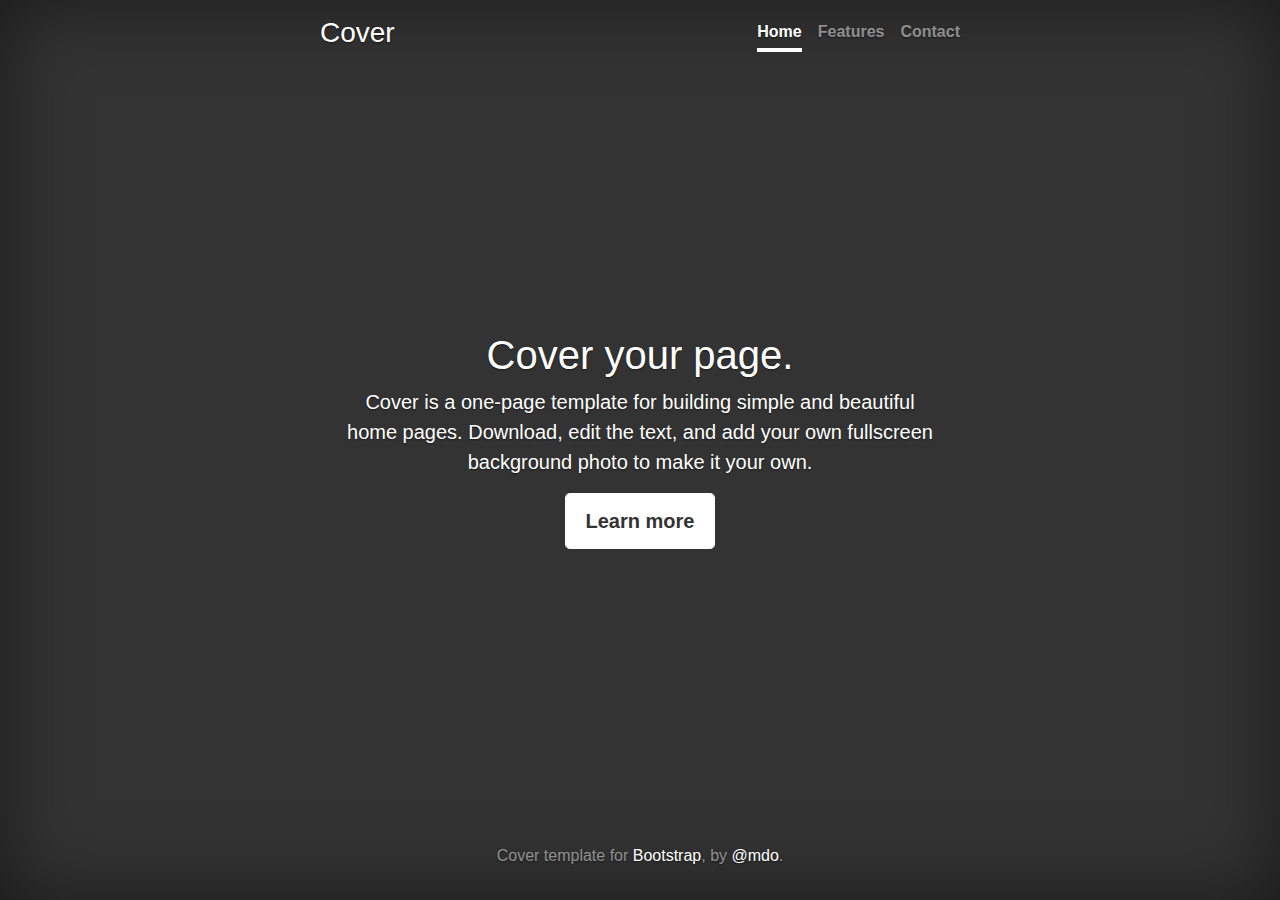
<file: Frontend/bootstrap-4.0.0/docs/4.0/examples/cover/index.html>
<!doctype html>
<html lang="en">
  <head>
    <meta charset="utf-8">
    <meta name="viewport" content="width=device-width, initial-scale=1, shrink-to-fit=no">
    <meta name="description" content="">
    <meta name="author" content="">
    <link rel="icon" href="../../../../favicon.ico">

    <title>Cover Template for Bootstrap</title>

    <!-- Bootstrap core CSS -->
    <link href="../../../../dist/css/bootstrap.min.css" rel="stylesheet">

    <!-- Custom styles for this template -->
    <link href="cover.css" rel="stylesheet">
  </head>

  <body class="text-center">

    <div class="cover-container d-flex h-100 p-3 mx-auto flex-column">
      <header class="masthead mb-auto">
        <div class="inner">
          <h3 class="masthead-brand">Cover</h3>
          <nav class="nav nav-masthead justify-content-center">
            <a class="nav-link active" href="#">Home</a>
            <a class="nav-link" href="#">Features</a>
            <a class="nav-link" href="#">Contact</a>
          </nav>
        </div>
      </header>

      <main role="main" class="inner cover">
        <h1 class="cover-heading">Cover your page.</h1>
        <p class="lead">Cover is a one-page template for building simple and beautiful home pages. Download, edit the text, and add your own fullscreen background photo to make it your own.</p>
        <p class="lead">
          <a href="#" class="btn btn-lg btn-secondary">Learn more</a>
        </p>
      </main>

      <footer class="mastfoot mt-auto">
        <div class="inner">
          <p>Cover template for <a href="https://getbootstrap.com/">Bootstrap</a>, by <a href="https://twitter.com/mdo">@mdo</a>.</p>
        </div>
      </footer>
    </div>


    <!-- Bootstrap core JavaScript
    ================================================== -->
    <!-- Placed at the end of the document so the pages load faster -->
    <script src="https://code.jquery.com/jquery-3.2.1.slim.min.js" integrity="sha384-KJ3o2DKtIkvYIK3UENzmM7KCkRr/rE9/Qpg6aAZGJwFDMVNA/GpGFF93hXpG5KkN" crossorigin="anonymous"></script>
    <script>window.jQuery || document.write('<script src="../../../../assets/js/vendor/jquery-slim.min.js"><\/script>')</script>
    <script src="../../../../assets/js/vendor/popper.min.js"></script>
    <script src="../../../../dist/js/bootstrap.min.js"></script>
  </body>
</html>
</file>
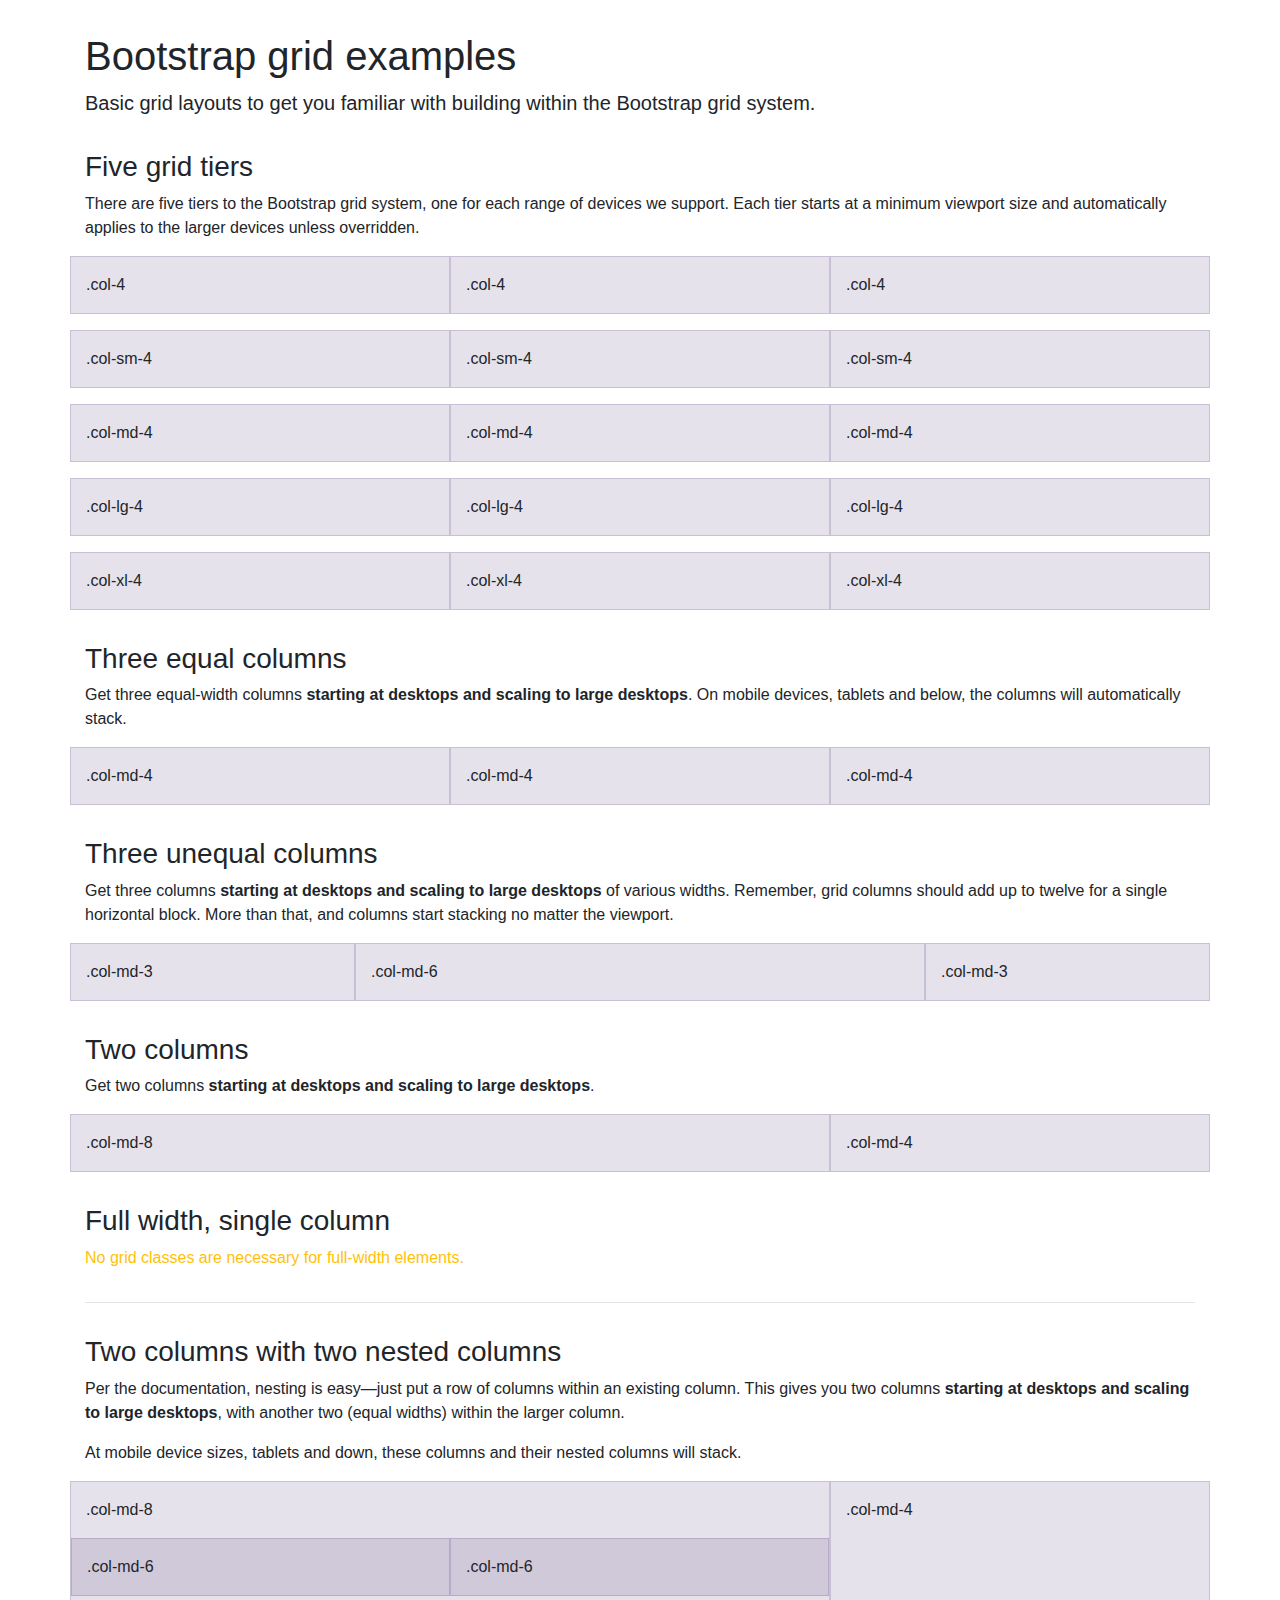
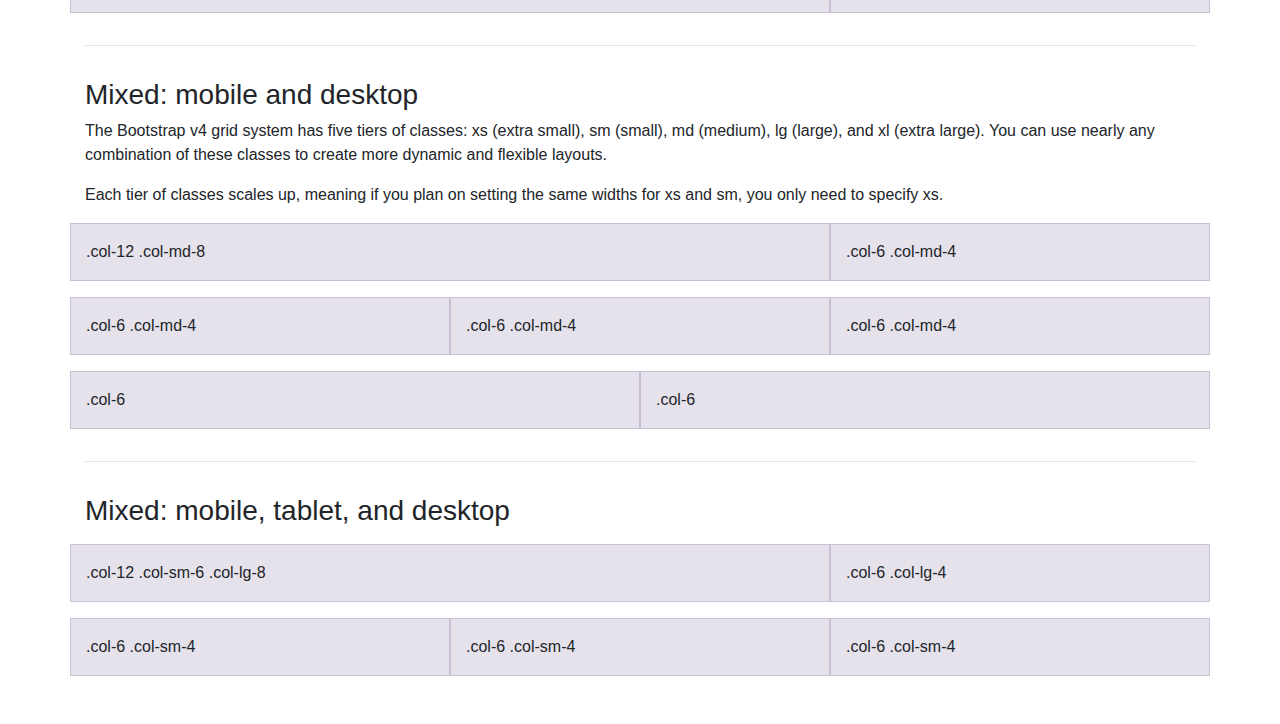
<file: Frontend/bootstrap-4.0.0/docs/4.0/examples/grid/index.html>
<!doctype html>
<html lang="en">
  <head>
    <meta charset="utf-8">
    <meta name="viewport" content="width=device-width, initial-scale=1, shrink-to-fit=no">
    <meta name="description" content="">
    <meta name="author" content="">
    <link rel="icon" href="../../../../favicon.ico">

    <title>Grid Template for Bootstrap</title>

    <!-- Bootstrap core CSS -->
    <link href="../../../../dist/css/bootstrap.min.css" rel="stylesheet">

    <!-- Custom styles for this template -->
    <link href="grid.css" rel="stylesheet">
  </head>

  <body>
    <div class="container">

      <h1>Bootstrap grid examples</h1>
      <p class="lead">Basic grid layouts to get you familiar with building within the Bootstrap grid system.</p>

      <h3>Five grid tiers</h3>
      <p>There are five tiers to the Bootstrap grid system, one for each range of devices we support. Each tier starts at a minimum viewport size and automatically applies to the larger devices unless overridden.</p>

      <div class="row">
        <div class="col-4">.col-4</div>
        <div class="col-4">.col-4</div>
        <div class="col-4">.col-4</div>
      </div>

      <div class="row">
        <div class="col-sm-4">.col-sm-4</div>
        <div class="col-sm-4">.col-sm-4</div>
        <div class="col-sm-4">.col-sm-4</div>
      </div>

      <div class="row">
        <div class="col-md-4">.col-md-4</div>
        <div class="col-md-4">.col-md-4</div>
        <div class="col-md-4">.col-md-4</div>
      </div>

      <div class="row">
        <div class="col-lg-4">.col-lg-4</div>
        <div class="col-lg-4">.col-lg-4</div>
        <div class="col-lg-4">.col-lg-4</div>
      </div>

      <div class="row">
        <div class="col-xl-4">.col-xl-4</div>
        <div class="col-xl-4">.col-xl-4</div>
        <div class="col-xl-4">.col-xl-4</div>
      </div>

      <h3>Three equal columns</h3>
      <p>Get three equal-width columns <strong>starting at desktops and scaling to large desktops</strong>. On mobile devices, tablets and below, the columns will automatically stack.</p>
      <div class="row">
        <div class="col-md-4">.col-md-4</div>
        <div class="col-md-4">.col-md-4</div>
        <div class="col-md-4">.col-md-4</div>
      </div>

      <h3>Three unequal columns</h3>
      <p>Get three columns <strong>starting at desktops and scaling to large desktops</strong> of various widths. Remember, grid columns should add up to twelve for a single horizontal block. More than that, and columns start stacking no matter the viewport.</p>
      <div class="row">
        <div class="col-md-3">.col-md-3</div>
        <div class="col-md-6">.col-md-6</div>
        <div class="col-md-3">.col-md-3</div>
      </div>

      <h3>Two columns</h3>
      <p>Get two columns <strong>starting at desktops and scaling to large desktops</strong>.</p>
      <div class="row">
        <div class="col-md-8">.col-md-8</div>
        <div class="col-md-4">.col-md-4</div>
      </div>

      <h3>Full width, single column</h3>
      <p class="text-warning">No grid classes are necessary for full-width elements.</p>

      <hr>

      <h3>Two columns with two nested columns</h3>
      <p>Per the documentation, nesting is easy—just put a row of columns within an existing column. This gives you two columns <strong>starting at desktops and scaling to large desktops</strong>, with another two (equal widths) within the larger column.</p>
      <p>At mobile device sizes, tablets and down, these columns and their nested columns will stack.</p>
      <div class="row">
        <div class="col-md-8">
          .col-md-8
          <div class="row">
            <div class="col-md-6">.col-md-6</div>
            <div class="col-md-6">.col-md-6</div>
          </div>
        </div>
        <div class="col-md-4">.col-md-4</div>
      </div>

      <hr>

      <h3>Mixed: mobile and desktop</h3>
      <p>The Bootstrap v4 grid system has five tiers of classes: xs (extra small), sm (small), md (medium), lg (large), and xl (extra large). You can use nearly any combination of these classes to create more dynamic and flexible layouts.</p>
      <p>Each tier of classes scales up, meaning if you plan on setting the same widths for xs and sm, you only need to specify xs.</p>
      <div class="row">
        <div class="col-12 col-md-8">.col-12 .col-md-8</div>
        <div class="col-6 col-md-4">.col-6 .col-md-4</div>
      </div>
      <div class="row">
        <div class="col-6 col-md-4">.col-6 .col-md-4</div>
        <div class="col-6 col-md-4">.col-6 .col-md-4</div>
        <div class="col-6 col-md-4">.col-6 .col-md-4</div>
      </div>
      <div class="row">
        <div class="col-6">.col-6</div>
        <div class="col-6">.col-6</div>
      </div>

      <hr>

      <h3>Mixed: mobile, tablet, and desktop</h3>
      <p></p>
      <div class="row">
        <div class="col-12 col-sm-6 col-lg-8">.col-12 .col-sm-6 .col-lg-8</div>
        <div class="col-6 col-lg-4">.col-6 .col-lg-4</div>
      </div>
      <div class="row">
        <div class="col-6 col-sm-4">.col-6 .col-sm-4</div>
        <div class="col-6 col-sm-4">.col-6 .col-sm-4</div>
        <div class="col-6 col-sm-4">.col-6 .col-sm-4</div>
      </div>

    </div> <!-- /container -->
  </body>
</html>
</file>
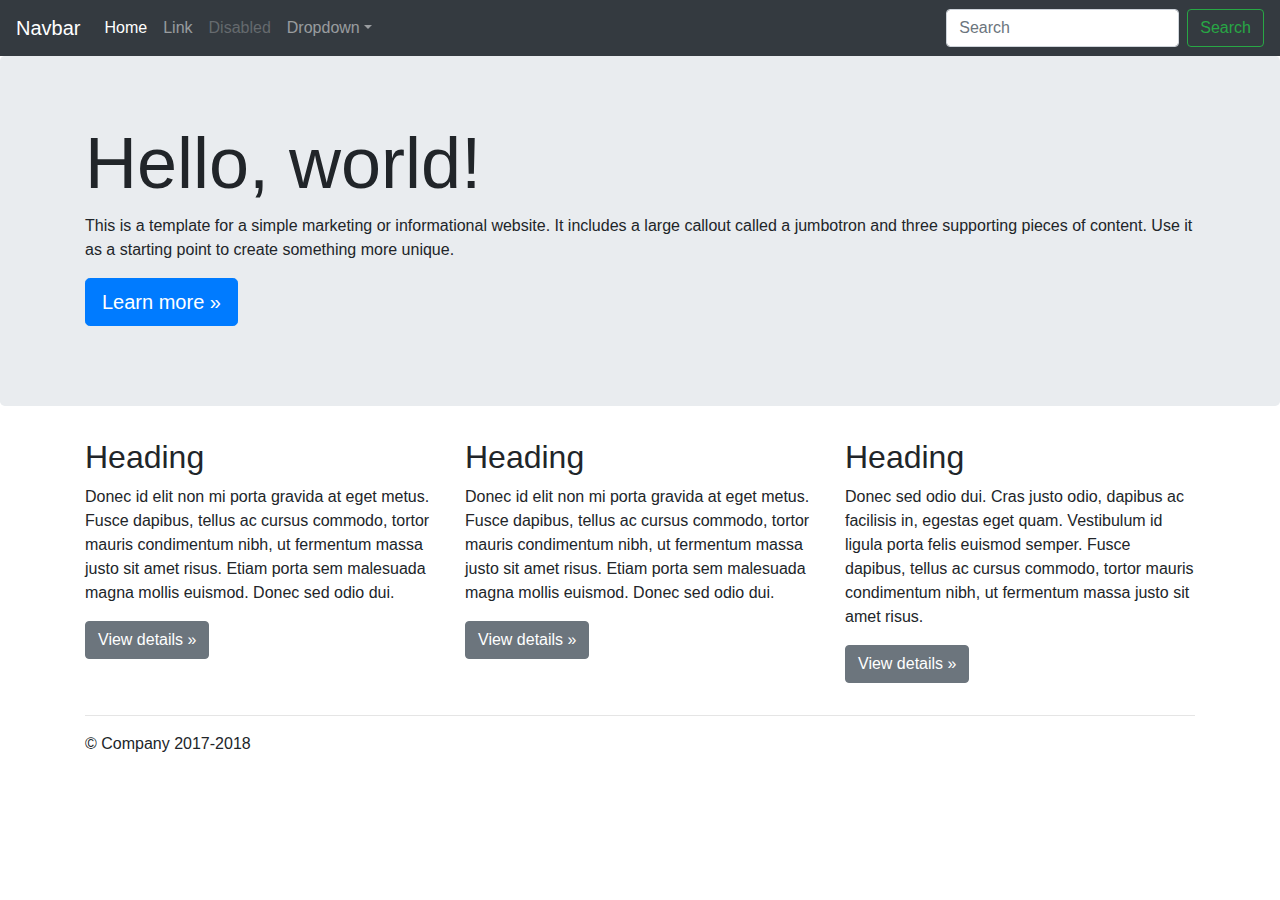
<file: Frontend/bootstrap-4.0.0/docs/4.0/examples/jumbotron/index.html>
<!doctype html>
<html lang="en">
  <head>
    <meta charset="utf-8">
    <meta name="viewport" content="width=device-width, initial-scale=1, shrink-to-fit=no">
    <meta name="description" content="">
    <meta name="author" content="">
    <link rel="icon" href="../../../../favicon.ico">

    <title>Jumbotron Template for Bootstrap</title>

    <!-- Bootstrap core CSS -->
    <link href="../../../../dist/css/bootstrap.min.css" rel="stylesheet">

    <!-- Custom styles for this template -->
    <link href="jumbotron.css" rel="stylesheet">
  </head>

  <body>

    <nav class="navbar navbar-expand-md navbar-dark fixed-top bg-dark">
      <a class="navbar-brand" href="#">Navbar</a>
      <button class="navbar-toggler" type="button" data-toggle="collapse" data-target="#navbarsExampleDefault" aria-controls="navbarsExampleDefault" aria-expanded="false" aria-label="Toggle navigation">
        <span class="navbar-toggler-icon"></span>
      </button>

      <div class="collapse navbar-collapse" id="navbarsExampleDefault">
        <ul class="navbar-nav mr-auto">
          <li class="nav-item active">
            <a class="nav-link" href="#">Home <span class="sr-only">(current)</span></a>
          </li>
          <li class="nav-item">
            <a class="nav-link" href="#">Link</a>
          </li>
          <li class="nav-item">
            <a class="nav-link disabled" href="#">Disabled</a>
          </li>
          <li class="nav-item dropdown">
            <a class="nav-link dropdown-toggle" href="http://example.com" id="dropdown01" data-toggle="dropdown" aria-haspopup="true" aria-expanded="false">Dropdown</a>
            <div class="dropdown-menu" aria-labelledby="dropdown01">
              <a class="dropdown-item" href="#">Action</a>
              <a class="dropdown-item" href="#">Another action</a>
              <a class="dropdown-item" href="#">Something else here</a>
            </div>
          </li>
        </ul>
        <form class="form-inline my-2 my-lg-0">
          <input class="form-control mr-sm-2" type="text" placeholder="Search" aria-label="Search">
          <button class="btn btn-outline-success my-2 my-sm-0" type="submit">Search</button>
        </form>
      </div>
    </nav>

    <main role="main">

      <!-- Main jumbotron for a primary marketing message or call to action -->
      <div class="jumbotron">
        <div class="container">
          <h1 class="display-3">Hello, world!</h1>
          <p>This is a template for a simple marketing or informational website. It includes a large callout called a jumbotron and three supporting pieces of content. Use it as a starting point to create something more unique.</p>
          <p><a class="btn btn-primary btn-lg" href="#" role="button">Learn more &raquo;</a></p>
        </div>
      </div>

      <div class="container">
        <!-- Example row of columns -->
        <div class="row">
          <div class="col-md-4">
            <h2>Heading</h2>
            <p>Donec id elit non mi porta gravida at eget metus. Fusce dapibus, tellus ac cursus commodo, tortor mauris condimentum nibh, ut fermentum massa justo sit amet risus. Etiam porta sem malesuada magna mollis euismod. Donec sed odio dui. </p>
            <p><a class="btn btn-secondary" href="#" role="button">View details &raquo;</a></p>
          </div>
          <div class="col-md-4">
            <h2>Heading</h2>
            <p>Donec id elit non mi porta gravida at eget metus. Fusce dapibus, tellus ac cursus commodo, tortor mauris condimentum nibh, ut fermentum massa justo sit amet risus. Etiam porta sem malesuada magna mollis euismod. Donec sed odio dui. </p>
            <p><a class="btn btn-secondary" href="#" role="button">View details &raquo;</a></p>
          </div>
          <div class="col-md-4">
            <h2>Heading</h2>
            <p>Donec sed odio dui. Cras justo odio, dapibus ac facilisis in, egestas eget quam. Vestibulum id ligula porta felis euismod semper. Fusce dapibus, tellus ac cursus commodo, tortor mauris condimentum nibh, ut fermentum massa justo sit amet risus.</p>
            <p><a class="btn btn-secondary" href="#" role="button">View details &raquo;</a></p>
          </div>
        </div>

        <hr>

      </div> <!-- /container -->

    </main>

    <footer class="container">
      <p>&copy; Company 2017-2018</p>
    </footer>

    <!-- Bootstrap core JavaScript
    ================================================== -->
    <!-- Placed at the end of the document so the pages load faster -->
    <script src="https://code.jquery.com/jquery-3.2.1.slim.min.js" integrity="sha384-KJ3o2DKtIkvYIK3UENzmM7KCkRr/rE9/Qpg6aAZGJwFDMVNA/GpGFF93hXpG5KkN" crossorigin="anonymous"></script>
    <script>window.jQuery || document.write('<script src="../../../../assets/js/vendor/jquery-slim.min.js"><\/script>')</script>
    <script src="../../../../assets/js/vendor/popper.min.js"></script>
    <script src="../../../../dist/js/bootstrap.min.js"></script>
  </body>
</html>
</file>
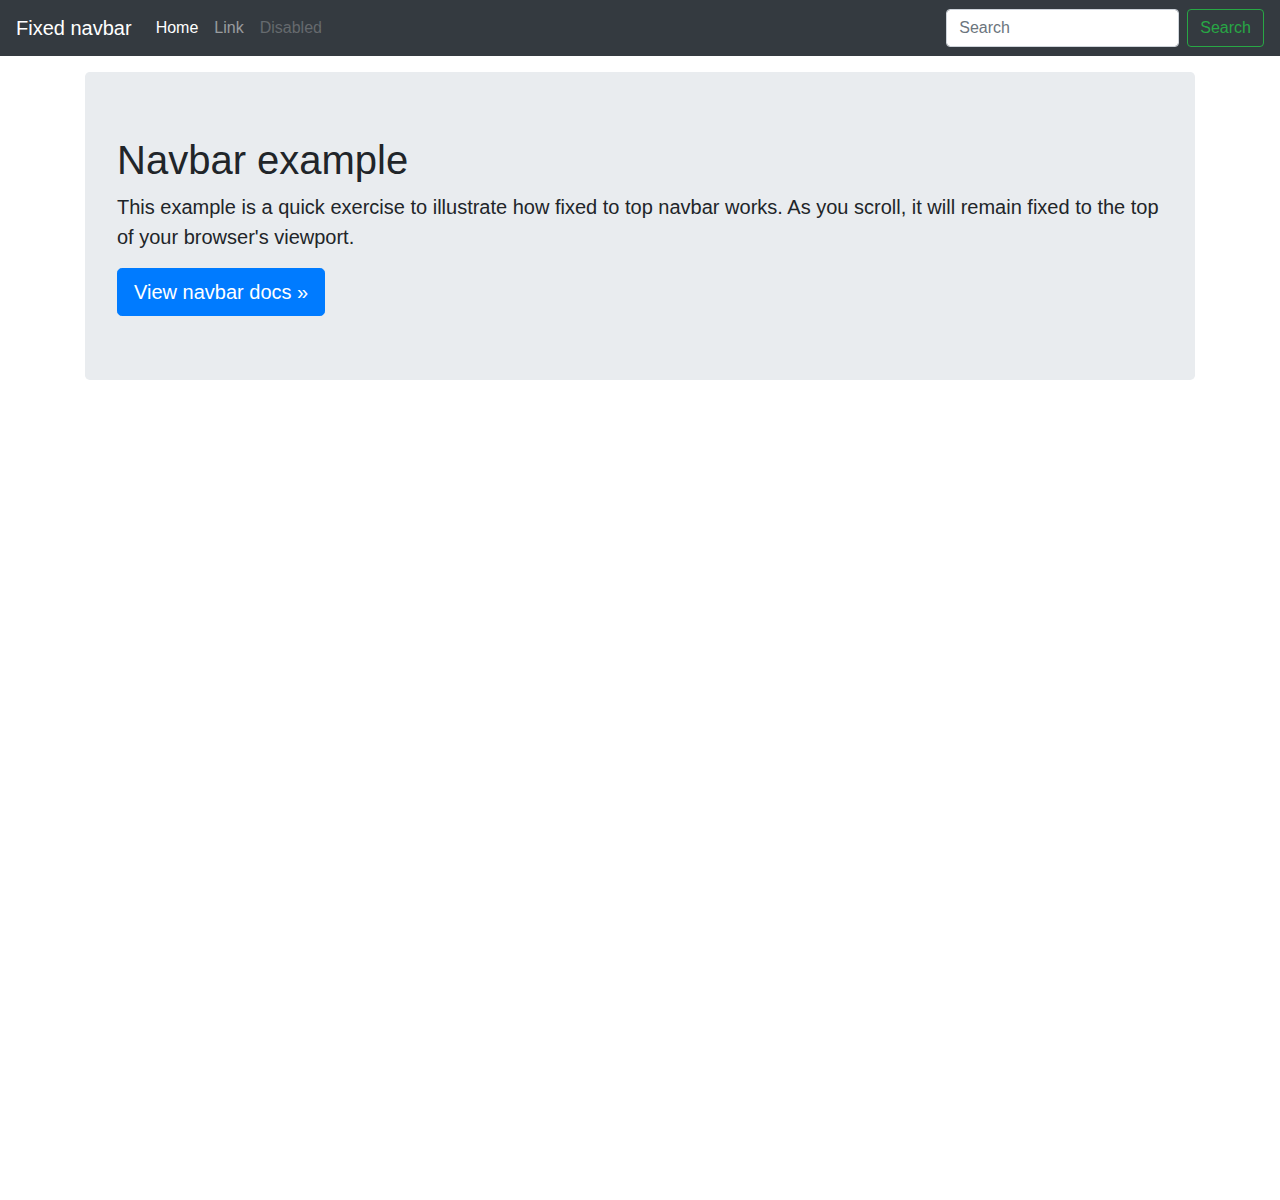
<file: Frontend/bootstrap-4.0.0/docs/4.0/examples/navbar-fixed/index.html>
<!doctype html>
<html lang="en">
  <head>
    <meta charset="utf-8">
    <meta name="viewport" content="width=device-width, initial-scale=1, shrink-to-fit=no">
    <meta name="description" content="">
    <meta name="author" content="">
    <link rel="icon" href="../../../../favicon.ico">

    <title>Fixed top navbar example for Bootstrap</title>

    <!-- Bootstrap core CSS -->
    <link href="../../../../dist/css/bootstrap.min.css" rel="stylesheet">

    <!-- Custom styles for this template -->
    <link href="navbar-top-fixed.css" rel="stylesheet">
  </head>

  <body>

    <nav class="navbar navbar-expand-md navbar-dark fixed-top bg-dark">
      <a class="navbar-brand" href="#">Fixed navbar</a>
      <button class="navbar-toggler" type="button" data-toggle="collapse" data-target="#navbarCollapse" aria-controls="navbarCollapse" aria-expanded="false" aria-label="Toggle navigation">
        <span class="navbar-toggler-icon"></span>
      </button>
      <div class="collapse navbar-collapse" id="navbarCollapse">
        <ul class="navbar-nav mr-auto">
          <li class="nav-item active">
            <a class="nav-link" href="#">Home <span class="sr-only">(current)</span></a>
          </li>
          <li class="nav-item">
            <a class="nav-link" href="#">Link</a>
          </li>
          <li class="nav-item">
            <a class="nav-link disabled" href="#">Disabled</a>
          </li>
        </ul>
        <form class="form-inline mt-2 mt-md-0">
          <input class="form-control mr-sm-2" type="text" placeholder="Search" aria-label="Search">
          <button class="btn btn-outline-success my-2 my-sm-0" type="submit">Search</button>
        </form>
      </div>
    </nav>

    <main role="main" class="container">
      <div class="jumbotron">
        <h1>Navbar example</h1>
        <p class="lead">This example is a quick exercise to illustrate how fixed to top navbar works. As you scroll, it will remain fixed to the top of your browser's viewport.</p>
        <a class="btn btn-lg btn-primary" href="../../components/navbar/" role="button">View navbar docs &raquo;</a>
      </div>
    </main>

    <!-- Bootstrap core JavaScript
    ================================================== -->
    <!-- Placed at the end of the document so the pages load faster -->
    <script src="https://code.jquery.com/jquery-3.2.1.slim.min.js" integrity="sha384-KJ3o2DKtIkvYIK3UENzmM7KCkRr/rE9/Qpg6aAZGJwFDMVNA/GpGFF93hXpG5KkN" crossorigin="anonymous"></script>
    <script>window.jQuery || document.write('<script src="../../../../assets/js/vendor/jquery-slim.min.js"><\/script>')</script>
    <script src="../../../../assets/js/vendor/popper.min.js"></script>
    <script src="../../../../dist/js/bootstrap.min.js"></script>
  </body>
</html>
</file>
<file: Frontend/bootstrap-4.0.0/docs/4.0/examples/album/album.css>
:root {
  --jumbotron-padding-y: 3rem;
}

.jumbotron {
  padding-top: var(--jumbotron-padding-y);
  padding-bottom: var(--jumbotron-padding-y);
  margin-bottom: 0;
  background-color: #fff;
}
@media (min-width: 768px) {
  .jumbotron {
    padding-top: calc(var(--jumbotron-padding-y) * 2);
    padding-bottom: calc(var(--jumbotron-padding-y) * 2);
  }
}

.jumbotron p:last-child {
  margin-bottom: 0;
}

.jumbotron-heading {
  font-weight: 300;
}

.jumbotron .container {
  max-width: 40rem;
}

footer {
  padding-top: 3rem;
  padding-bottom: 3rem;
}

footer p {
  margin-bottom: .25rem;
}

.box-shadow { box-shadow: 0 .25rem .75rem rgba(0, 0, 0, .05); }
</file>
<file: Frontend/bootstrap-4.0.0/docs/4.0/examples/blog/blog.css>
/* stylelint-disable selector-list-comma-newline-after */

.blog-header {
  line-height: 1;
  border-bottom: 1px solid #e5e5e5;
}

.blog-header-logo {
  font-family: "Playfair Display", Georgia, "Times New Roman", serif;
  font-size: 2.25rem;
}

.blog-header-logo:hover {
  text-decoration: none;
}

h1, h2, h3, h4, h5, h6 {
  font-family: "Playfair Display", Georgia, "Times New Roman", serif;
}

.display-4 {
  font-size: 2.5rem;
}
@media (min-width: 768px) {
  .display-4 {
    font-size: 3rem;
  }
}

.nav-scroller {
  position: relative;
  z-index: 2;
  height: 2.75rem;
  overflow-y: hidden;
}

.nav-scroller .nav {
  display: -webkit-box;
  display: -ms-flexbox;
  display: flex;
  -ms-flex-wrap: nowrap;
  flex-wrap: nowrap;
  padding-bottom: 1rem;
  margin-top: -1px;
  overflow-x: auto;
  text-align: center;
  white-space: nowrap;
  -webkit-overflow-scrolling: touch;
}

.nav-scroller .nav-link {
  padding-top: .75rem;
  padding-bottom: .75rem;
  font-size: .875rem;
}

.card-img-right {
  height: 100%;
  border-radius: 0 3px 3px 0;
}

.flex-auto {
  -ms-flex: 0 0 auto;
  -webkit-box-flex: 0;
  flex: 0 0 auto;
}

.h-250 { height: 250px; }
@media (min-width: 768px) {
  .h-md-250 { height: 250px; }
}

.border-top { border-top: 1px solid #e5e5e5; }
.border-bottom { border-bottom: 1px solid #e5e5e5; }

.box-shadow { box-shadow: 0 .25rem .75rem rgba(0, 0, 0, .05); }

/*
 * Blog name and description
 */
.blog-title {
  margin-bottom: 0;
  font-size: 2rem;
  font-weight: 400;
}
.blog-description {
  font-size: 1.1rem;
  color: #999;
}

@media (min-width: 40em) {
  .blog-title {
    font-size: 3.5rem;
  }
}

/* Pagination */
.blog-pagination {
  margin-bottom: 4rem;
}
.blog-pagination > .btn {
  border-radius: 2rem;
}

/*
 * Blog posts
 */
.blog-post {
  margin-bottom: 4rem;
}
.blog-post-title {
  margin-bottom: .25rem;
  font-size: 2.5rem;
}
.blog-post-meta {
  margin-bottom: 1.25rem;
  color: #999;
}

/*
 * Footer
 */
.blog-footer {
  padding: 2.5rem 0;
  color: #999;
  text-align: center;
  background-color: #f9f9f9;
  border-top: .05rem solid #e5e5e5;
}
.blog-footer p:last-child {
  margin-bottom: 0;
}
</file>
<file: Frontend/bootstrap-4.0.0/docs/4.0/examples/carousel/carousel.css>
/* GLOBAL STYLES
-------------------------------------------------- */
/* Padding below the footer and lighter body text */

body {
  padding-top: 3rem;
  padding-bottom: 3rem;
  color: #5a5a5a;
}


/* CUSTOMIZE THE CAROUSEL
-------------------------------------------------- */

/* Carousel base class */
.carousel {
  margin-bottom: 4rem;
}
/* Since positioning the image, we need to help out the caption */
.carousel-caption {
  bottom: 3rem;
  z-index: 10;
}

/* Declare heights because of positioning of img element */
.carousel-item {
  height: 32rem;
  background-color: #777;
}
.carousel-item > img {
  position: absolute;
  top: 0;
  left: 0;
  min-width: 100%;
  height: 32rem;
}


/* MARKETING CONTENT
-------------------------------------------------- */

/* Center align the text within the three columns below the carousel */
.marketing .col-lg-4 {
  margin-bottom: 1.5rem;
  text-align: center;
}
.marketing h2 {
  font-weight: 400;
}
.marketing .col-lg-4 p {
  margin-right: .75rem;
  margin-left: .75rem;
}


/* Featurettes
------------------------- */

.featurette-divider {
  margin: 5rem 0; /* Space out the Bootstrap <hr> more */
}

/* Thin out the marketing headings */
.featurette-heading {
  font-weight: 300;
  line-height: 1;
  letter-spacing: -.05rem;
}


/* RESPONSIVE CSS
-------------------------------------------------- */

@media (min-width: 40em) {
  /* Bump up size of carousel content */
  .carousel-caption p {
    margin-bottom: 1.25rem;
    font-size: 1.25rem;
    line-height: 1.4;
  }

  .featurette-heading {
    font-size: 50px;
  }
}

@media (min-width: 62em) {
  .featurette-heading {
    margin-top: 7rem;
  }
}
</file>
<file: Frontend/bootstrap-4.0.0/docs/4.0/examples/cover/cover.css>
/*
 * Globals
 */

/* Links */
a,
a:focus,
a:hover {
  color: #fff;
}

/* Custom default button */
.btn-secondary,
.btn-secondary:hover,
.btn-secondary:focus {
  color: #333;
  text-shadow: none; /* Prevent inheritance from `body` */
  background-color: #fff;
  border: .05rem solid #fff;
}


/*
 * Base structure
 */

html,
body {
  height: 100%;
  background-color: #333;
}

body {
  display: -ms-flexbox;
  display: -webkit-box;
  display: flex;
  -ms-flex-pack: center;
  -webkit-box-pack: center;
  justify-content: center;
  color: #fff;
  text-shadow: 0 .05rem .1rem rgba(0, 0, 0, .5);
  box-shadow: inset 0 0 5rem rgba(0, 0, 0, .5);
}

.cover-container {
  max-width: 42em;
}


/*
 * Header
 */
.masthead {
  margin-bottom: 2rem;
}

.masthead-brand {
  margin-bottom: 0;
}

.nav-masthead .nav-link {
  padding: .25rem 0;
  font-weight: 700;
  color: rgba(255, 255, 255, .5);
  background-color: transparent;
  border-bottom: .25rem solid transparent;
}

.nav-masthead .nav-link:hover,
.nav-masthead .nav-link:focus {
  border-bottom-color: rgba(255, 255, 255, .25);
}

.nav-masthead .nav-link + .nav-link {
  margin-left: 1rem;
}

.nav-masthead .active {
  color: #fff;
  border-bottom-color: #fff;
}

@media (min-width: 48em) {
  .masthead-brand {
    float: left;
  }
  .nav-masthead {
    float: right;
  }
}


/*
 * Cover
 */
.cover {
  padding: 0 1.5rem;
}
.cover .btn-lg {
  padding: .75rem 1.25rem;
  font-weight: 700;
}


/*
 * Footer
 */
.mastfoot {
  color: rgba(255, 255, 255, .5);
}
</file>
<file: Frontend/bootstrap-4.0.0/docs/4.0/examples/grid/grid.css>
body {
  padding-top: 2rem;
  padding-bottom: 2rem;
}

h3 {
  margin-top: 2rem;
}

.row {
  margin-bottom: 1rem;
}
.row .row {
  margin-top: 1rem;
  margin-bottom: 0;
}
[class*="col-"] {
  padding-top: 1rem;
  padding-bottom: 1rem;
  background-color: rgba(86, 61, 124, .15);
  border: 1px solid rgba(86, 61, 124, .2);
}

hr {
  margin-top: 2rem;
  margin-bottom: 2rem;
}
</file>
<file: Frontend/bootstrap-4.0.0/docs/4.0/examples/jumbotron/jumbotron.css>
/* Move down content because we have a fixed navbar that is 3.5rem tall */
body {
  padding-top: 3.5rem;
}
</file>
<file: Frontend/bootstrap-4.0.0/docs/4.0/examples/navbar-fixed/navbar-top-fixed.css>
/* Show it is fixed to the top */
body {
  min-height: 75rem;
  padding-top: 4.5rem;
}
</file>
<file: Frontend/bootstrap-4.0.0/js/tests/vendor/qunit.css>
/*!
 * QUnit 2.4.1
 * https://qunitjs.com/
 *
 * Copyright jQuery Foundation and other contributors
 * Released under the MIT license
 * https://jquery.org/license
 *
 * Date: 2017-10-22T05:12Z
 */

/** Font Family and Sizes */

#qunit-tests, #qunit-header, #qunit-banner, #qunit-testrunner-toolbar, #qunit-filteredTest, #qunit-userAgent, #qunit-testresult {
	font-family: "Helvetica Neue Light", "HelveticaNeue-Light", "Helvetica Neue", Calibri, Helvetica, Arial, sans-serif;
}

#qunit-testrunner-toolbar, #qunit-filteredTest, #qunit-userAgent, #qunit-testresult, #qunit-tests li { font-size: small; }
#qunit-tests { font-size: smaller; }


/** Resets */

#qunit-tests, #qunit-header, #qunit-banner, #qunit-filteredTest, #qunit-userAgent, #qunit-testresult, #qunit-modulefilter {
	margin: 0;
	padding: 0;
}


/** Header (excluding toolbar) */

#qunit-header {
	padding: 0.5em 0 0.5em 1em;

	color: #8699A4;
	background-color: #0D3349;

	font-size: 1.5em;
	line-height: 1em;
	font-weight: 400;

	border-radius: 5px 5px 0 0;
}

#qunit-header a {
	text-decoration: none;
	color: #C2CCD1;
}

#qunit-header a:hover,
#qunit-header a:focus {
	color: #FFF;
}

#qunit-banner {
	height: 5px;
}

#qunit-filteredTest {
	padding: 0.5em 1em 0.5em 1em;
	color: #366097;
	background-color: #F4FF77;
}

#qunit-userAgent {
	padding: 0.5em 1em 0.5em 1em;
	color: #FFF;
	background-color: #2B81AF;
	text-shadow: rgba(0, 0, 0, 0.5) 2px 2px 1px;
}


/** Toolbar */

#qunit-testrunner-toolbar {
	padding: 0.5em 1em 0.5em 1em;
	color: #5E740B;
	background-color: #EEE;
}

#qunit-testrunner-toolbar .clearfix {
	height: 0;
	clear: both;
}

#qunit-testrunner-toolbar label {
	display: inline-block;
}

#qunit-testrunner-toolbar input[type=checkbox],
#qunit-testrunner-toolbar input[type=radio] {
	margin: 3px;
	vertical-align: -2px;
}

#qunit-testrunner-toolbar input[type=text] {
	box-sizing: border-box;
	height: 1.6em;
}

.qunit-url-config,
.qunit-filter,
#qunit-modulefilter {
	display: inline-block;
	line-height: 2.1em;
}

.qunit-filter,
#qunit-modulefilter {
	float: right;
	position: relative;
	margin-left: 1em;
}

.qunit-url-config label {
	margin-right: 0.5em;
}

#qunit-modulefilter-search {
	box-sizing: border-box;
	width: 400px;
}

#qunit-modulefilter-search-container:after {
	position: absolute;
	right: 0.3em;
	content: "\25bc";
	color: black;
}

#qunit-modulefilter-dropdown {
	/* align with #qunit-modulefilter-search */
	box-sizing: border-box;
	width: 400px;
	position: absolute;
	right: 0;
	top: 50%;
	margin-top: 0.8em;

	border: 1px solid #D3D3D3;
	border-top: none;
	border-radius: 0 0 .25em .25em;
	color: #000;
	background-color: #F5F5F5;
	z-index: 99;
}

#qunit-modulefilter-dropdown a {
	color: inherit;
	text-decoration: none;
}

#qunit-modulefilter-dropdown .clickable.checked {
	font-weight: bold;
	color: #000;
	background-color: #D2E0E6;
}

#qunit-modulefilter-dropdown .clickable:hover {
	color: #FFF;
	background-color: #0D3349;
}

#qunit-modulefilter-actions {
	display: block;
	overflow: auto;

	/* align with #qunit-modulefilter-dropdown-list */
	font: smaller/1.5em sans-serif;
}

#qunit-modulefilter-dropdown #qunit-modulefilter-actions > * {
	box-sizing: border-box;
	max-height: 2.8em;
	display: block;
	padding: 0.4em;
}

#qunit-modulefilter-dropdown #qunit-modulefilter-actions > button {
	float: right;
	font: inherit;
}

#qunit-modulefilter-dropdown #qunit-modulefilter-actions > :last-child {
	/* insert padding to align with checkbox margins */
	padding-left: 3px;
}

#qunit-modulefilter-dropdown-list {
	max-height: 200px;
	overflow-y: auto;
	margin: 0;
	border-top: 2px groove threedhighlight;
	padding: 0.4em 0 0;
	font: smaller/1.5em sans-serif;
}

#qunit-modulefilter-dropdown-list li {
	white-space: nowrap;
	overflow: hidden;
	text-overflow: ellipsis;
}

#qunit-modulefilter-dropdown-list .clickable {
	display: block;
	padding-left: 0.15em;
}


/** Tests: Pass/Fail */

#qunit-tests {
	list-style-position: inside;
}

#qunit-tests li {
	padding: 0.4em 1em 0.4em 1em;
	border-bottom: 1px solid #FFF;
	list-style-position: inside;
}

#qunit-tests > li {
	display: none;
}

#qunit-tests li.running,
#qunit-tests li.pass,
#qunit-tests li.fail,
#qunit-tests li.skipped,
#qunit-tests li.aborted {
	display: list-item;
}

#qunit-tests.hidepass {
	position: relative;
}

#qunit-tests.hidepass li.running,
#qunit-tests.hidepass li.pass:not(.todo) {
	visibility: hidden;
	position: absolute;
	width:   0;
	height:  0;
	padding: 0;
	border:  0;
	margin:  0;
}

#qunit-tests li strong {
	cursor: pointer;
}

#qunit-tests li.skipped strong {
	cursor: default;
}

#qunit-tests li a {
	padding: 0.5em;
	color: #C2CCD1;
	text-decoration: none;
}

#qunit-tests li p a {
	padding: 0.25em;
	color: #6B6464;
}
#qunit-tests li a:hover,
#qunit-tests li a:focus {
	color: #000;
}

#qunit-tests li .runtime {
	float: right;
	font-size: smaller;
}

.qunit-assert-list {
	margin-top: 0.5em;
	padding: 0.5em;

	background-color: #FFF;

	border-radius: 5px;
}

.qunit-source {
	margin: 0.6em 0 0.3em;
}

.qunit-collapsed {
	display: none;
}

#qunit-tests table {
	border-collapse: collapse;
	margin-top: 0.2em;
}

#qunit-tests th {
	text-align: right;
	vertical-align: top;
	padding: 0 0.5em 0 0;
}

#qunit-tests td {
	vertical-align: top;
}

#qunit-tests pre {
	margin: 0;
	white-space: pre-wrap;
	word-wrap: break-word;
}

#qunit-tests del {
	color: #374E0C;
	background-color: #E0F2BE;
	text-decoration: none;
}

#qunit-tests ins {
	color: #500;
	background-color: #FFCACA;
	text-decoration: none;
}

/*** Test Counts */

#qunit-tests b.counts                       { color: #000; }
#qunit-tests b.passed                       { color: #5E740B; }
#qunit-tests b.failed                       { color: #710909; }

#qunit-tests li li {
	padding: 5px;
	background-color: #FFF;
	border-bottom: none;
	list-style-position: inside;
}

/*** Passing Styles */

#qunit-tests li li.pass {
	color: #3C510C;
	background-color: #FFF;
	border-left: 10px solid #C6E746;
}

#qunit-tests .pass                          { color: #528CE0; background-color: #D2E0E6; }
#qunit-tests .pass .test-name               { color: #366097; }

#qunit-tests .pass .test-actual,
#qunit-tests .pass .test-expected           { color: #999; }

#qunit-banner.qunit-pass                    { background-color: #C6E746; }

/*** Failing Styles */

#qunit-tests li li.fail {
	color: #710909;
	background-color: #FFF;
	border-left: 10px solid #EE5757;
	white-space: pre;
}

#qunit-tests > li:last-child {
	border-radius: 0 0 5px 5px;
}

#qunit-tests .fail                          { color: #000; background-color: #EE5757; }
#qunit-tests .fail .test-name,
#qunit-tests .fail .module-name             { color: #000; }

#qunit-tests .fail .test-actual             { color: #EE5757; }
#qunit-tests .fail .test-expected           { color: #008000; }

#qunit-banner.qunit-fail                    { background-color: #EE5757; }


/*** Aborted tests */
#qunit-tests .aborted { color: #000; background-color: orange; }
/*** Skipped tests */

#qunit-tests .skipped {
	background-color: #EBECE9;
}

#qunit-tests .qunit-todo-label,
#qunit-tests .qunit-skipped-label {
	background-color: #F4FF77;
	display: inline-block;
	font-style: normal;
	color: #366097;
	line-height: 1.8em;
	padding: 0 0.5em;
	margin: -0.4em 0.4em -0.4em 0;
}

#qunit-tests .qunit-todo-label {
	background-color: #EEE;
}

/** Result */

#qunit-testresult {
	color: #2B81AF;
	background-color: #D2E0E6;

	border-bottom: 1px solid #FFF;
}
#qunit-testresult .clearfix {
	height: 0;
	clear: both;
}
#qunit-testresult .module-name {
	font-weight: 700;
}
#qunit-testresult-display {
	padding: 0.5em 1em 0.5em 1em;
	width: 85%;
	float:left;
}
#qunit-testresult-controls {
	padding: 0.5em 1em 0.5em 1em;
  width: 10%;
	float:left;
}

/** Fixture */

#qunit-fixture {
	position: absolute;
	top: -10000px;
	left: -10000px;
	width: 1000px;
	height: 1000px;
}
</file>
